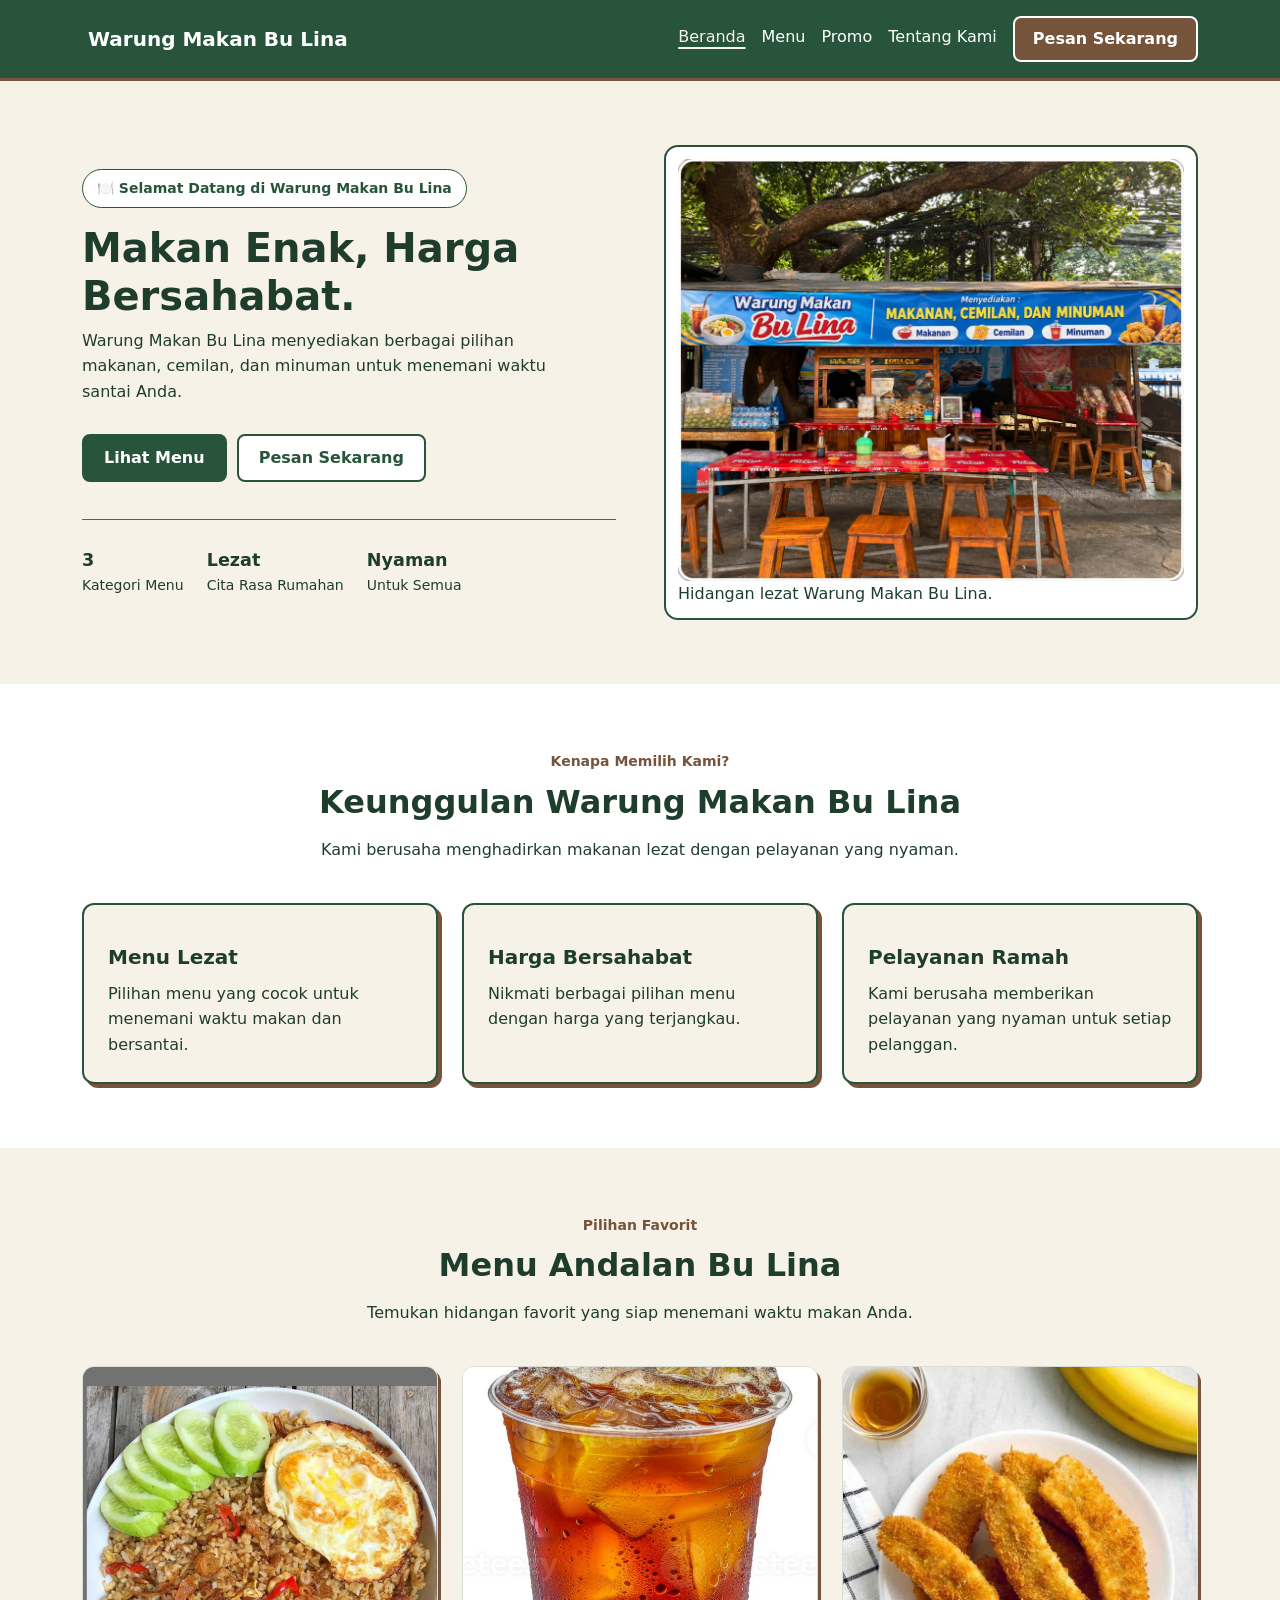
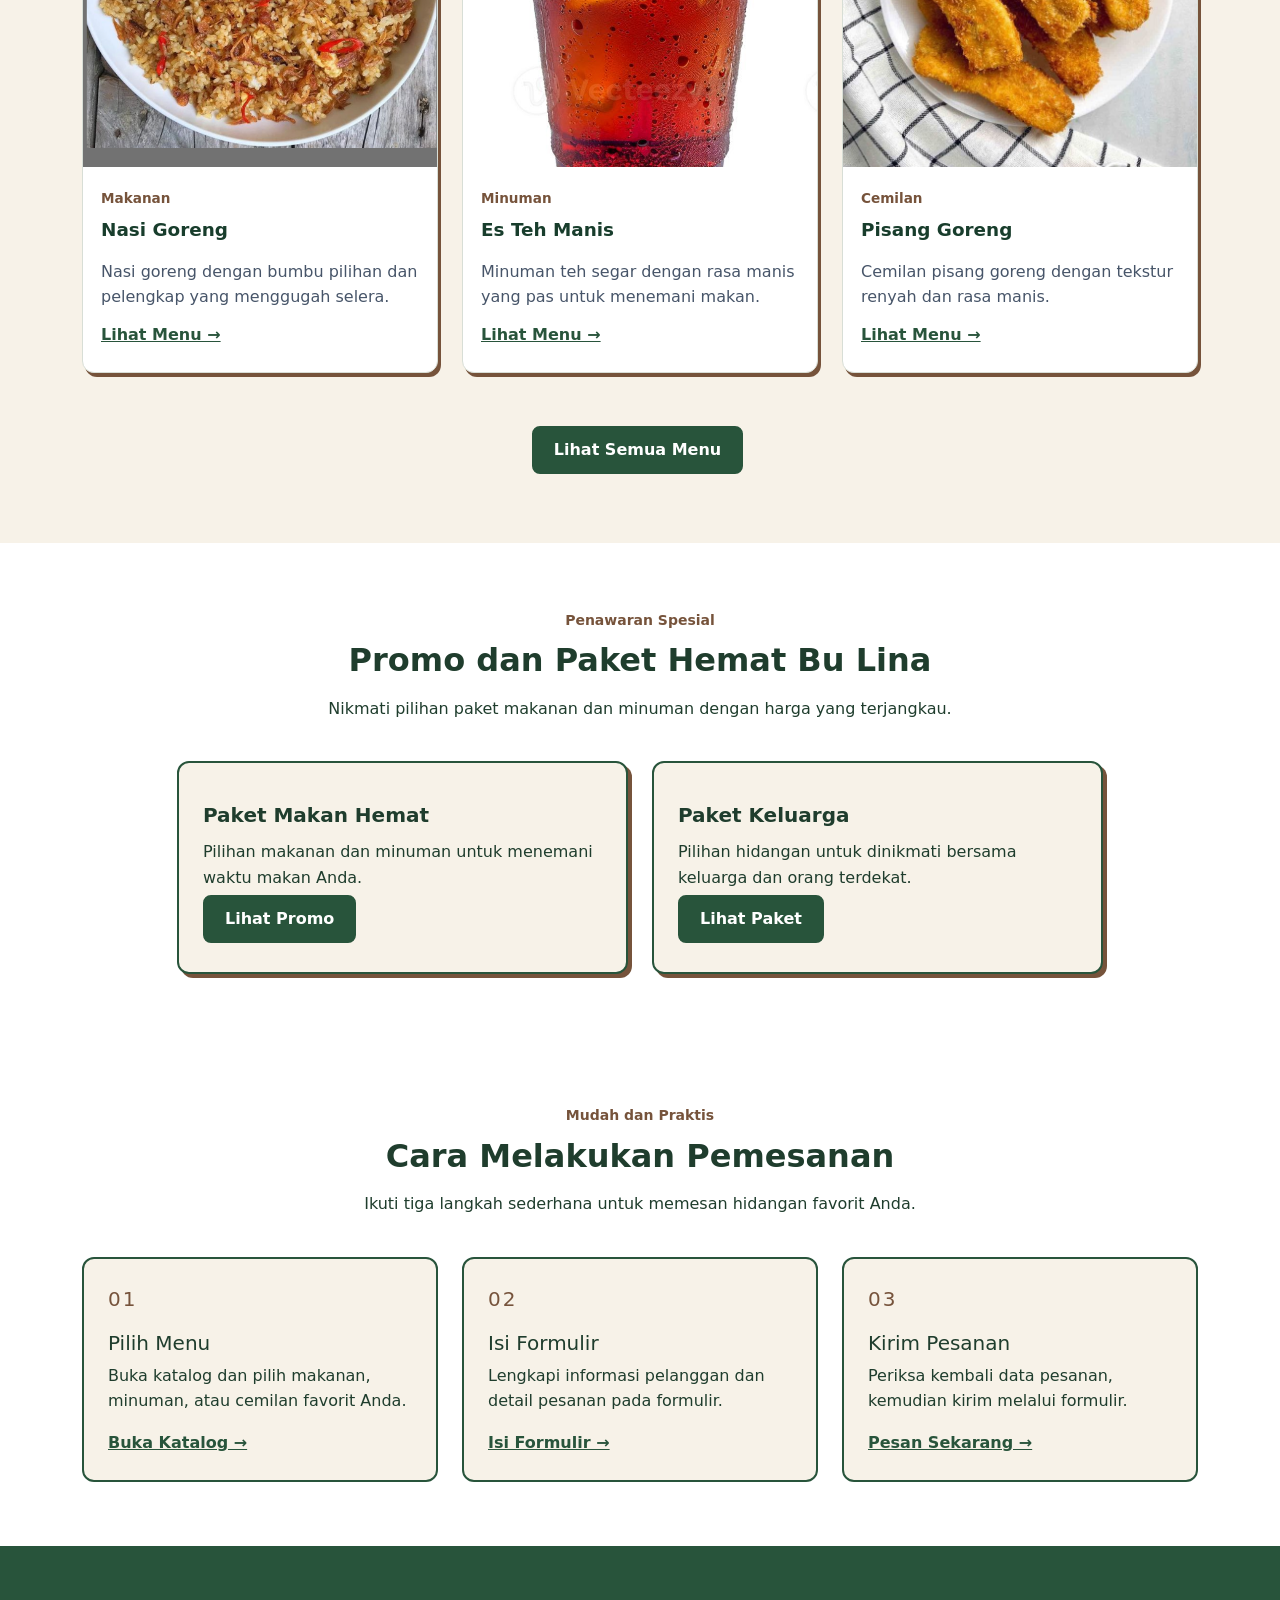
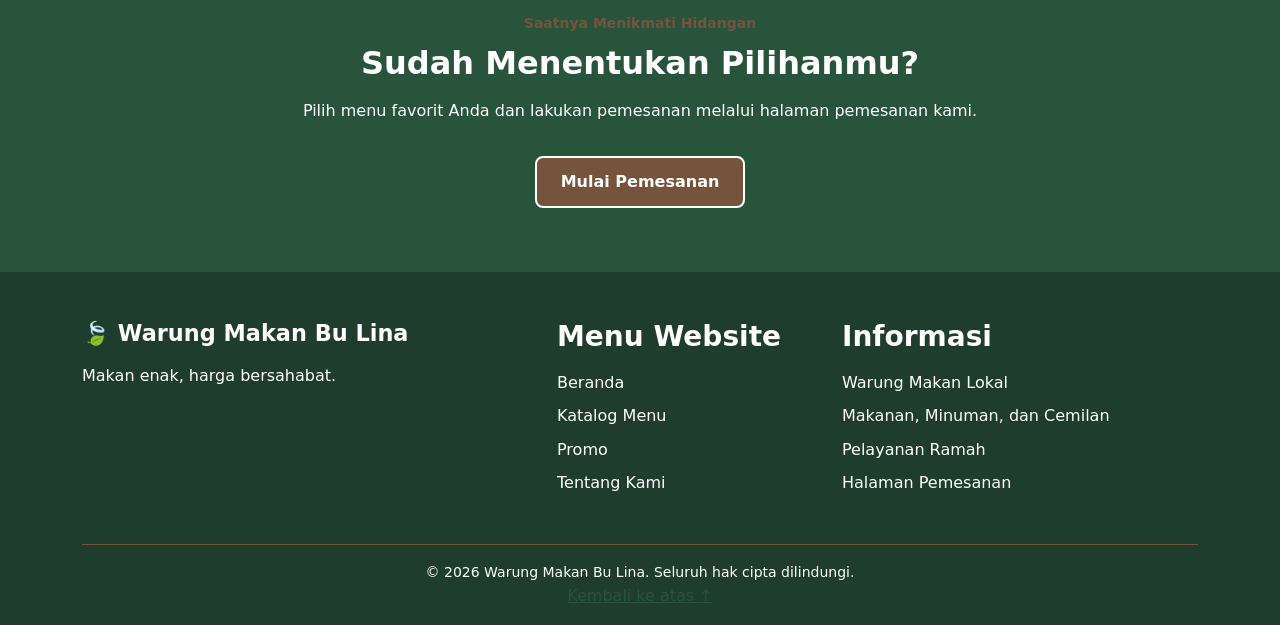
<file: index.html>
<!DOCTYPE html>
<html lang="id">

<head>
    <meta charset="UTF-8">
    <meta name="viewport" content="width=device-width, initial-scale=1.0">

    <meta name="description"
        content="Nikmati aneka makanan rumahan, minuman segar, dan cemilan favorit di Warung Makan Bu Lina. Temukan menu, promo, dan pesan hidangan favorit Anda.">

    <meta property="og:title" content="Warung Makan Bu Lina | Cita Rasa Rumahan">
    <meta property="og:description"
        content="Temukan berbagai pilihan makanan, minuman, dan cemilan favorit di Warung Makan Bu Lina.">
    <meta property="og:type" content="website">

    <title>Warung Makan Bu Lina | Beranda</title>

    <link href="https://cdn.jsdelivr.net/npm/bootstrap@5.3.3/dist/css/bootstrap.min.css" rel="stylesheet">

    <link rel="stylesheet" href="css/style.css">
</head>

<body>

    <a href="#konten-utama" class="skip-link">
        Lewati ke konten utama
    </a>

    <header class="site-header">

        <nav class="navbar navbar-expand-lg navbar-dark" aria-label="Menu utama">

            <div class="container">

                <a class="navbar-brand fw-bold" href="index.html">
                    <span class="brand-icon" aria-hidden="true"></span>
                    Warung Makan Bu Lina
                </a>

                <button class="navbar-toggler" type="button" data-bs-toggle="collapse" data-bs-target="#navbarUtama"
                    aria-controls="navbarUtama" aria-expanded="false" aria-label="Buka navigasi">

                    <span class="navbar-toggler-icon"></span>

                </button>

                <div class="collapse navbar-collapse" id="navbarUtama">

                    <ul class="navbar-nav ms-auto">

                        <li class="nav-item">
                            <a class="nav-link active" href="index.html" aria-current="page">
                                Beranda
                            </a>
                        </li>

                        <li class="nav-item">
                            <a class="nav-link" href="menu.html">
                                Menu
                            </a>
                        </li>

                        <li class="nav-item">
                            <a class="nav-link" href="promo.html">
                                Promo
                            </a>
                        </li>

                        <li class="nav-item">
                            <a class="nav-link" href="tentang.html">
                                Tentang Kami
                            </a>
                        </li>

                        <li class="nav-item">
                            <a class="btn btn-order ms-lg-2" href="pemesanan.html">
                                Pesan Sekarang
                            </a>
                        </li>

                    </ul>

                </div>

            </div>

        </nav>

    </header>

    <main id="konten-utama">

        <!-- HERO SECTION -->
        <section class="hero-section">

            <div class="container">

                <div class="row align-items-center g-5">

                    <div class="col-lg-6">

                        <span class="hero-label">
                            🍽️ Selamat Datang di Warung Makan Bu Lina
                        </span>

                        <h1>
                            Makan Enak,
                            <span>Harga Bersahabat.</span>
                        </h1>

                        <p class="hero-description">
                            Warung Makan Bu Lina menyediakan berbagai
                            pilihan makanan, cemilan, dan minuman
                            untuk menemani waktu santai Anda.
                        </p>

                        <div class="hero-actions">

                            <a href="menu.html" class="btn btn-primary-custom">
                                Lihat Menu
                            </a>

                            <a href="pemesanan.html" class="btn btn-outline-custom">
                                Pesan Sekarang
                            </a>

                        </div>

                        <div class="hero-info">

                            <div>
                                <strong>3</strong>
                                <span>Kategori Menu</span>
                            </div>

                            <div>
                                <strong>Lezat</strong>
                                <span>Cita Rasa Rumahan</span>
                            </div>

                            <div>
                                <strong>Nyaman</strong>
                                <span>Untuk Semua</span>
                            </div>

                        </div>

                    </div>

                    <div class="col-lg-6">

                        <figure class="hero-image-wrapper">

                            <img src="img/SUASANA WARUNG BU LINA.png" class="img-fluid hero-image"
                                alt="Berbagai hidangan Warung Makan Bu Lina">

                            <figcaption>
                                Hidangan lezat Warung Makan Bu Lina.
                            </figcaption>

                        </figure>

                    </div>

                </div>

            </div>

        </section>

        <section class="advantages-section section-padding">

            <div class="container">

                <div class="section-heading text-center">

                    <span class="section-label">
                        Kenapa Memilih Kami?
                    </span>

                    <h2>
                        Keunggulan Warung Makan Bu Lina
                    </h2>

                    <p>
                        Kami berusaha menghadirkan makanan lezat
                        dengan pelayanan yang nyaman.
                    </p>

                </div>

                <div class="row g-4">

                    <div class="col-md-4">

                        <article class="advantage-card">

                            <div class="advantage-icon" aria-hidden="true">
                                
                            </div>

                            <h3>Menu Lezat</h3>

                            <p>
                                Pilihan menu yang cocok untuk
                                menemani waktu makan dan bersantai.
                            </p>

                        </article>

                    </div>

                    <!-- Keunggulan 2 -->
                    <div class="col-md-4">

                        <article class="advantage-card">

                            <div class="advantage-icon" aria-hidden="true">
                                
                            </div>

                            <h3>Harga Bersahabat</h3>

                            <p>
                                Nikmati berbagai pilihan menu
                                dengan harga yang terjangkau.
                            </p>

                        </article>

                    </div>

                    <div class="col-md-4">

                        <article class="advantage-card">

                            <div class="advantage-icon" aria-hidden="true">
                                
                            </div>

                            <h3>Pelayanan Ramah</h3>

                            <p>
                                Kami berusaha memberikan pelayanan
                                yang nyaman untuk setiap pelanggan.
                            </p>

                        </article>

                    </div>

                </div>

            </div>

        </section>

        <!-- MENU FAVORIT -->
        <section class="featured-section section-padding" id="menu-favorit">

            <div class="container">

                <div class="section-heading text-center">

                    <span class="section-label">
                        Pilihan Favorit
                    </span>

                    <h2>Menu Andalan Bu Lina</h2>

                    <p>
                        Temukan hidangan favorit yang siap
                        menemani waktu makan Anda.
                    </p>

                </div>

                <div class="row g-4">

                    <div class="col-md-4">

                        <article class="menu-card">

                            <figure class="mb-0">

                                <img src="img/nasi goreng.png" class="menu-card-image"
                                    alt="Nasi goreng dengan telur dan pelengkap" width="400" height="300"
                                    loading="lazy">

                            </figure>

                            <div class="menu-card-content">

                                <span class="menu-category">
                                    Makanan
                                </span>

                                <h3>Nasi Goreng</h3>

                                <p>
                                    Nasi goreng dengan bumbu pilihan
                                    dan pelengkap yang menggugah selera.
                                </p>

                                <a href="menu.html#makanan" class="menu-link">
                                    Lihat Menu →
                                </a>

                            </div>

                        </article>

                    </div>

                    <div class="col-md-4">

                        <article class="menu-card">

                            <figure class="mb-0">

                                <img src="img/es teh.jpg" class="menu-card-image"
                                    alt="Segelas es teh manis yang menyegarkan" width="400" height="300" loading="lazy">

                            </figure>

                            <div class="menu-card-content">

                                <span class="menu-category">
                                    Minuman
                                </span>

                                <h3>Es Teh Manis</h3>

                                <p>
                                    Minuman teh segar dengan rasa
                                    manis yang pas untuk menemani makan.
                                </p>

                                <a href="menu.html#minuman" class="menu-link">
                                    Lihat Menu →
                                </a>

                            </div>

                        </article>

                    </div>

                    <div class="col-md-4">

                        <article class="menu-card">

                            <figure class="mb-0">

                                <img src="img/pisang goreng.jpg" class="menu-card-image"
                                    alt="Pisang goreng renyah sebagai cemilan" width="400" height="300" loading="lazy">

                            </figure>

                            <div class="menu-card-content">

                                <span class="menu-category">
                                    Cemilan
                                </span>

                                <h3>Pisang Goreng</h3>

                                <p>
                                    Cemilan pisang goreng dengan
                                    tekstur renyah dan rasa manis.
                                </p>

                                <a href="menu.html#cemilan" class="menu-link">
                                    Lihat Menu →
                                </a>

                            </div>

                        </article>

                    </div>

                </div>

                <div class="text-center mt-5">

                    <a href="menu.html" class="btn btn-primary-custom">
                        Lihat Semua Menu
                    </a>

                </div>

            </div>

        </section>

        <!-- PROMO -->
        <section class="advantages-section section-padding" id="promo-unggulan">

            <div class="container">

                <div class="section-heading text-center">

                    <span class="section-label">
                        Penawaran Spesial
                    </span>

                    <h2>Promo dan Paket Hemat Bu Lina</h2>

                    <p>
                        Nikmati pilihan paket makanan dan minuman
                        dengan harga yang terjangkau.
                    </p>

                </div>

                <div class="row justify-content-center g-4">

                    <div class="col-md-6 col-lg-5">

                        <article class="advantage-card">

                            <div class="advantage-icon" aria-hidden="true">
                                
                            </div>

                            <h3>Paket Makan Hemat</h3>

                            <p>
                                Pilihan makanan dan minuman
                                untuk menemani waktu makan Anda.
                            </p>

                            <a href="promo.html" class="btn btn-primary-custom">
                                Lihat Promo
                            </a>

                        </article>

                    </div>

                    <div class="col-md-6 col-lg-5">

                        <article class="advantage-card">

                            <div class="advantage-icon" aria-hidden="true">
                                
                            </div>

                            <h3>Paket Keluarga</h3>

                            <p>
                                Pilihan hidangan untuk dinikmati
                                bersama keluarga dan orang terdekat.
                            </p>

                            <a href="promo.html" class="btn btn-primary-custom">
                                Lihat Paket
                            </a>

                        </article>

                    </div>

                </div>

            </div>

        </section>

        <!-- CARA PEMESANAN -->
        <section class="testimonial-section section-padding" id="cara-pesan">

            <div class="container">

                <div class="section-heading text-center">

                    <span class="section-label">
                        Mudah dan Praktis
                    </span>

                    <h2>Cara Melakukan Pemesanan</h2>

                    <p>
                        Ikuti tiga langkah sederhana untuk
                        memesan hidangan favorit Anda.
                    </p>

                </div>

                <div class="row g-4">

                    <div class="col-md-4">

                        <article class="testimonial-card">

                            <div class="testimonial-stars" aria-hidden="true">
                                01
                            </div>

                            <h3 class="h5">
                                Pilih Menu
                            </h3>

                            <p>
                                Buka katalog dan pilih makanan,
                                minuman, atau cemilan favorit Anda.
                            </p>

                            <a href="menu.html" class="menu-link">
                                Buka Katalog →
                            </a>

                        </article>

                    </div>

                    <div class="col-md-4">

                        <article class="testimonial-card">

                            <div class="testimonial-stars" aria-hidden="true">
                                02
                            </div>

                            <h3 class="h5">
                                Isi Formulir
                            </h3>

                            <p>
                                Lengkapi informasi pelanggan
                                dan detail pesanan pada formulir.
                            </p>

                            <a href="pemesanan.html" class="menu-link">
                                Isi Formulir →
                            </a>

                        </article>

                    </div>

                    <div class="col-md-4">

                        <article class="testimonial-card">

                            <div class="testimonial-stars" aria-hidden="true">
                                03
                            </div>

                            <h3 class="h5">
                                Kirim Pesanan
                            </h3>

                            <p>
                                Periksa kembali data pesanan,
                                kemudian kirim melalui formulir.
                            </p>

                            <a href="pemesanan.html" class="menu-link">
                                Pesan Sekarang →
                            </a>

                        </article>

                    </div>

                </div>

            </div>

        </section>

        <!-- CTA -->
        <section class="cta-section">

            <div class="container">

                <div class="cta-content text-center">

                    <span class="section-label">
                        Saatnya Menikmati Hidangan
                    </span>

                    <h2>
                        Sudah Menentukan Pilihanmu?
                    </h2>

                    <p>
                        Pilih menu favorit Anda dan lakukan pemesanan
                        melalui halaman pemesanan kami.
                    </p>

                    <a href="pemesanan.html" class="btn btn-cta">
                        Mulai Pemesanan
                    </a>

                </div>

            </div>

        </section>

    </main>

    <!-- FOOTER -->
    <footer class="site-footer">

        <div class="container">

            <div class="row g-4">

                <div class="col-md-5">

                    <h2 class="footer-brand">
                        🍃 Warung Makan Bu Lina
                    </h2>

                    <p>
                        Makan enak, harga bersahabat.
                    </p>

                </div>

                <div class="col-md-3">

                    <h3>Menu Website</h3>

                    <ul class="footer-links">

                        <li>
                            <a href="index.html">Beranda</a>
                        </li>

                        <li>
                            <a href="menu.html">Katalog Menu</a>
                        </li>

                        <li>
                            <a href="promo.html">Promo</a>
                        </li>

                        <li>
                            <a href="tentang.html">Tentang Kami</a>
                        </li>

                    </ul>

                </div>

                <div class="col-md-4">

                    <h3>Informasi</h3>

                    <ul class="footer-links">

                        <li>Warung Makan Lokal</li>

                        <li>Makanan, Minuman, dan Cemilan</li>

                        <li>Pelayanan Ramah</li>

                        <li>
                            <a href="pemesanan.html">
                                Halaman Pemesanan
                            </a>
                        </li>

                    </ul>

                </div>

            </div>

            <div class="footer-bottom">

                <p>
                    &copy; 2026 Warung Makan Bu Lina.
                    Seluruh hak cipta dilindungi.
                </p>

                <a href="#konten-utama">
                    Kembali ke atas ↑
                </a>

            </div>

        </div>

    </footer>

    <script src="https://cdn.jsdelivr.net/npm/bootstrap@5.3.3/dist/js/bootstrap.bundle.min.js"></script>

</body>

</html>
</file>
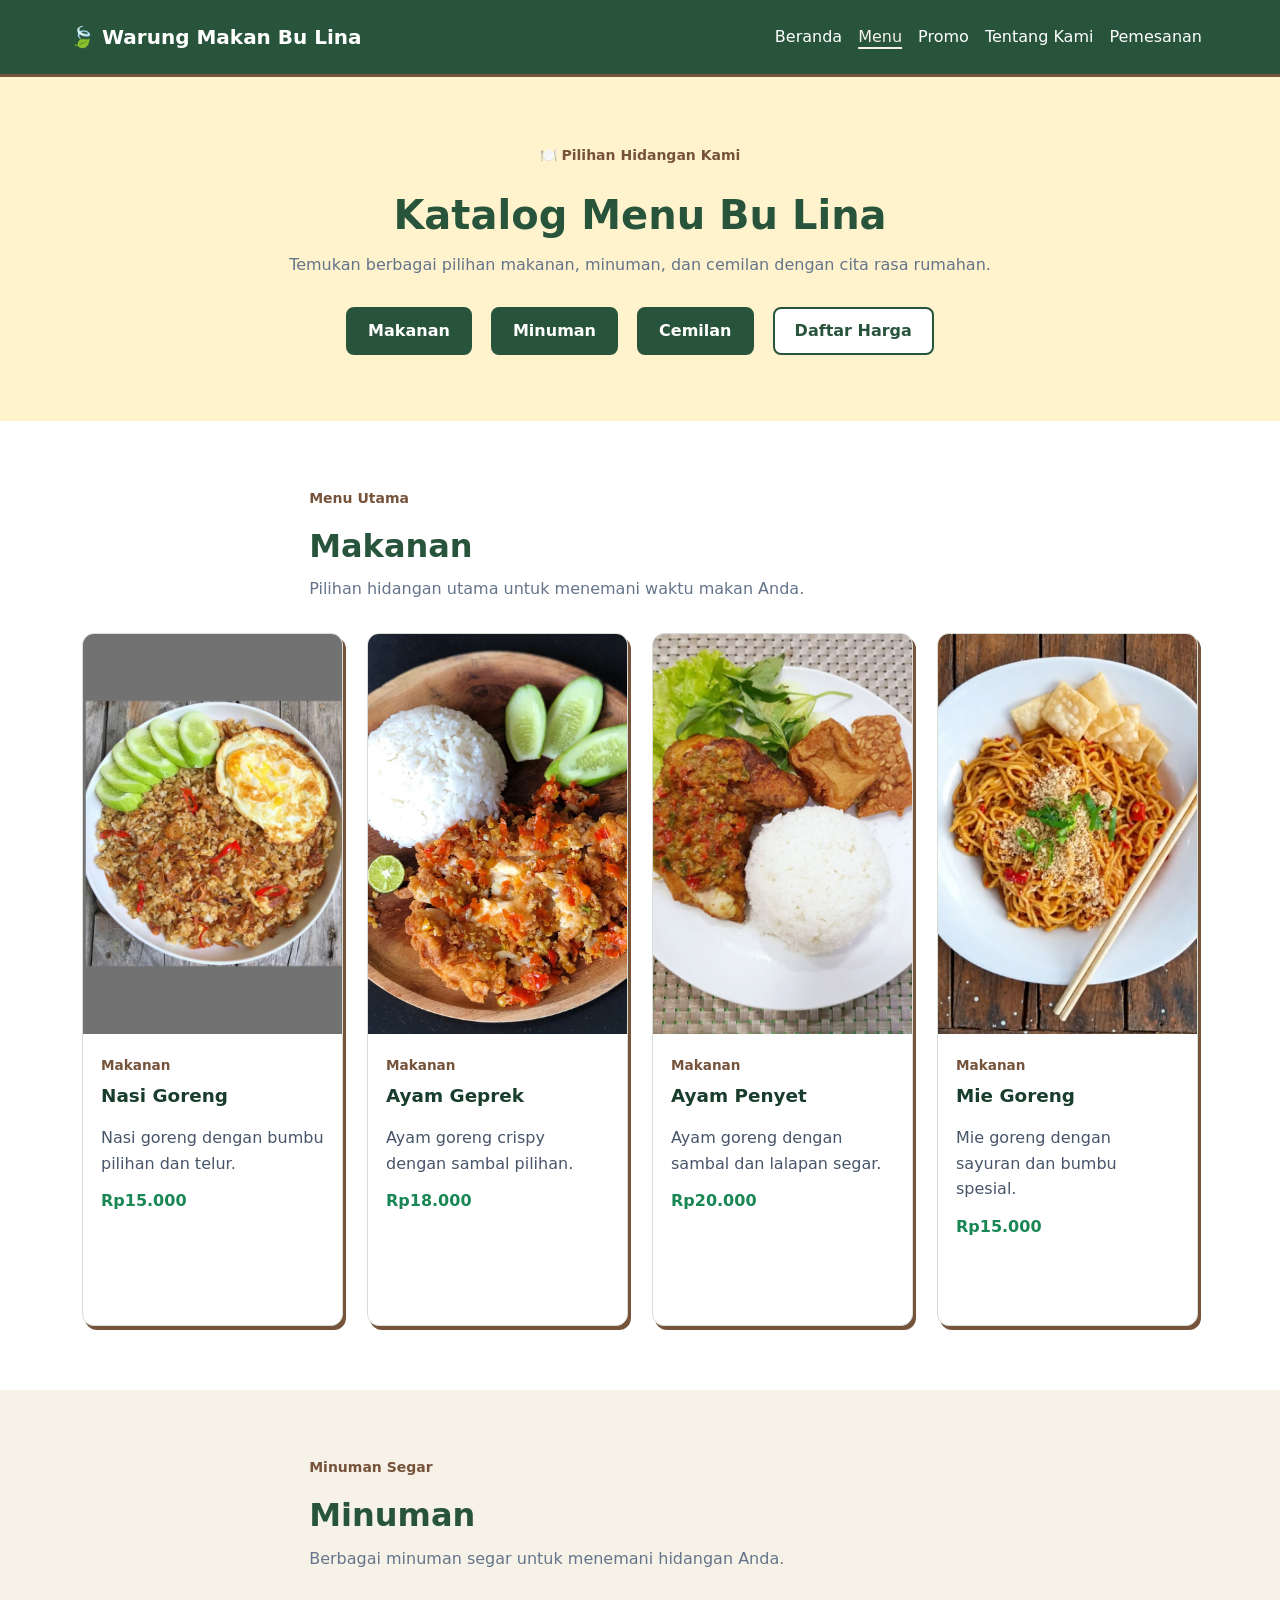
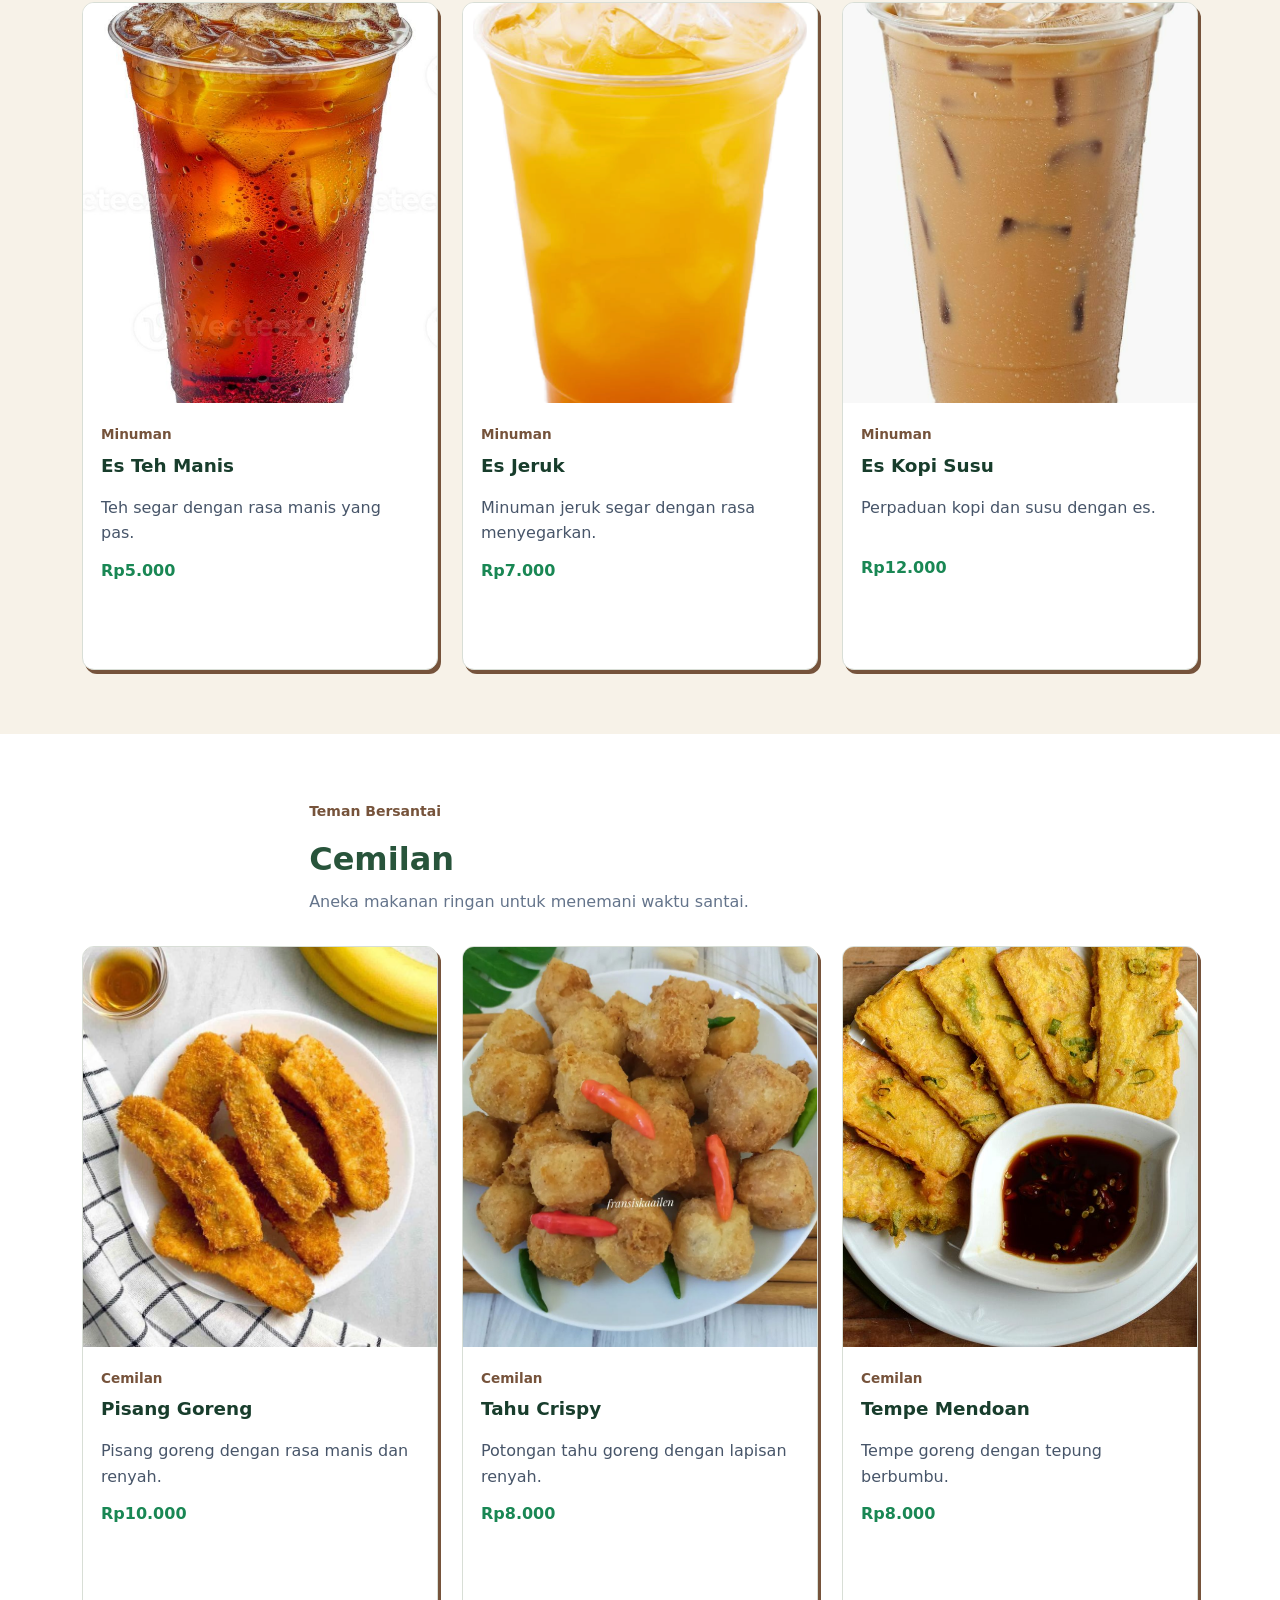
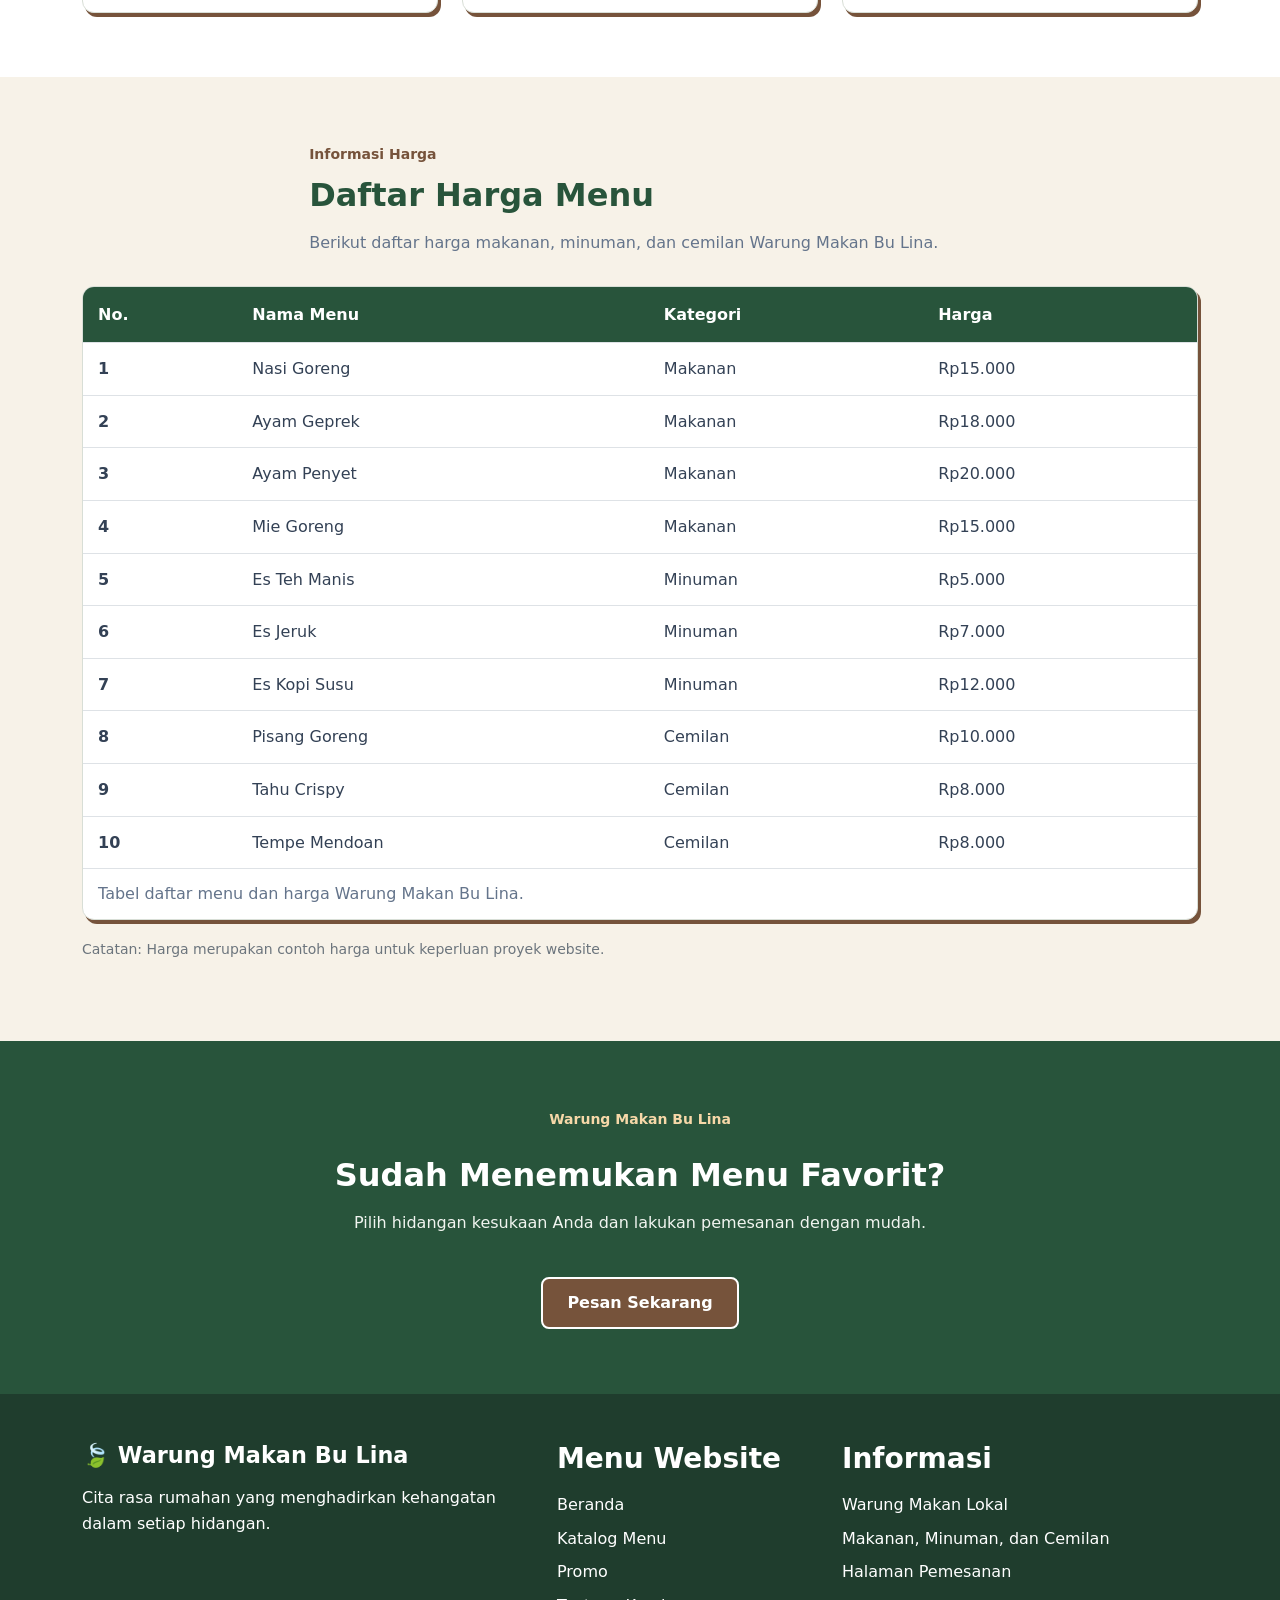
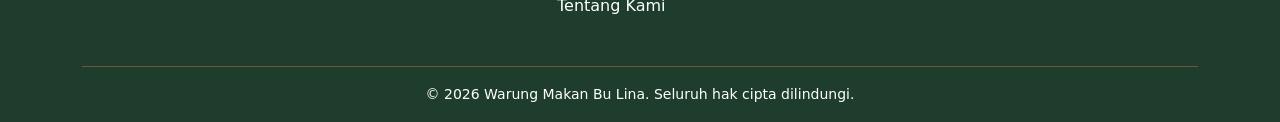
<file: menu.html>
<!DOCTYPE html>
<html lang="id">

<head>
    <meta charset="UTF-8">
    <meta name="viewport" content="width=device-width, initial-scale=1.0">

    <meta name="description"
        content="Lihat katalog makanan, minuman, dan cemilan Warung Makan Bu Lina beserta daftar harga menu.">

    <title>Katalog Menu - Warung Makan Bu Lina</title>

    <link href="https://cdn.jsdelivr.net/npm/bootstrap@5.3.3/dist/css/bootstrap.min.css" rel="stylesheet">

    <link rel="stylesheet" href="css/style.css">
</head>

<body>

    <a href="#konten-utama" class="skip-link">
        Lewati ke konten utama
    </a>

    <!-- HEADER -->
    <header class="site-header">

        <nav class="navbar navbar-expand-lg navbar-dark container" aria-label="Menu utama">

            <a class="navbar-brand fw-bold" href="index.html">
                🍃 Warung Makan Bu Lina
            </a>

            <button class="navbar-toggler" type="button" data-bs-toggle="collapse" data-bs-target="#navbarMenu"
                aria-controls="navbarMenu" aria-expanded="false" aria-label="Buka navigasi">

                <span class="navbar-toggler-icon"></span>
            </button>

            <div class="collapse navbar-collapse" id="navbarMenu">

                <ul class="navbar-nav ms-auto">

                    <li class="nav-item">
                        <a class="nav-link" href="index.html">
                            Beranda
                        </a>
                    </li>

                    <li class="nav-item">
                        <a class="nav-link active" href="menu.html" aria-current="page">
                            Menu
                        </a>
                    </li>

                    <li class="nav-item">
                        <a class="nav-link" href="promo.html">
                            Promo
                        </a>
                    </li>

                    <li class="nav-item">
                        <a class="nav-link" href="tentang.html">
                            Tentang Kami
                        </a>
                    </li>

                    <li class="nav-item">
                        <a class="nav-link" href="pemesanan.html">
                            Pemesanan
                        </a>
                    </li>

                </ul>

            </div>

        </nav>

    </header>

    <main id="konten-utama">

        <section class="menu-page-hero">

            <div class="container text-center">

                <span class="section-label">
                    🍽️ Pilihan Hidangan Kami
                </span>

                <h1>
                    Katalog Menu Bu Lina
                </h1>

                <p>
                    Temukan berbagai pilihan makanan, minuman,
                    dan cemilan dengan cita rasa rumahan.
                </p>

                <nav aria-label="Navigasi kategori menu">

                    <ul class="list-inline menu-category-nav">

                        <li class="list-inline-item">
                            <a href="#makanan" class="btn btn-primary-custom">
                                Makanan
                            </a>
                        </li>

                        <li class="list-inline-item">
                            <a href="#minuman" class="btn btn-primary-custom">
                                Minuman
                            </a>
                        </li>

                        <li class="list-inline-item">
                            <a href="#cemilan" class="btn btn-primary-custom">
                                Cemilan
                            </a>
                        </li>

                        <li class="list-inline-item">
                            <a href="#daftar-harga" class="btn btn-outline-custom">
                                Daftar Harga
                            </a>
                        </li>

                    </ul>

                </nav>

            </div>

        </section>

        <!-- KATEGORI MAKANAN -->
        <section id="makanan" class="menu-category-section section-padding">

            <div class="container">

                <div class="section-heading">

                    <span class="section-label">
                        Menu Utama
                    </span>

                    <h2>Makanan</h2>

                    <p>
                        Pilihan hidangan utama untuk menemani waktu makan Anda.
                    </p>

                </div>

                <div class="row g-4">

                    <div class="col-md-6 col-lg-3">

                        <article class="menu-card h-100">

                            <img src="img/nasi goreng.png" class="menu-card-image"
                                alt="Nasi goreng dengan telur dan pelengkap" width="400" height="250" loading="lazy">

                            <div class="menu-card-content">

                                <span class="menu-category">
                                    Makanan
                                </span>

                                <h3>Nasi Goreng</h3>

                                <p>
                                    Nasi goreng dengan bumbu pilihan
                                    dan telur.
                                </p>

                                <p class="menu-price">
                                    Rp15.000
                                </p>

                            </div>

                        </article>

                    </div>

                    <div class="col-md-6 col-lg-3">

                        <article class="menu-card h-100">

                            <img src="img/ayam geprek.jpg" class="menu-card-image"
                                alt="Ayam geprek dengan sambal dan nasi" width="400" height="250" loading="lazy">

                            <div class="menu-card-content">

                                <span class="menu-category">
                                    Makanan
                                </span>

                                <h3>Ayam Geprek</h3>

                                <p>
                                    Ayam goreng crispy dengan
                                    sambal pilihan.
                                </p>

                                <p class="menu-price">
                                    Rp18.000
                                </p>

                            </div>

                        </article>

                    </div>

                    <div class="col-md-6 col-lg-3">

                        <article class="menu-card h-100">

                            <img src="img/ayam penyet.jpg" class="menu-card-image"
                                alt="Ayam penyet dengan sambal dan lalapan" width="400" height="250" loading="lazy">

                            <div class="menu-card-content">

                                <span class="menu-category">
                                    Makanan
                                </span>

                                <h3>Ayam Penyet</h3>

                                <p>
                                    Ayam goreng dengan sambal
                                    dan lalapan segar.
                                </p>

                                <p class="menu-price">
                                    Rp20.000
                                </p>

                            </div>

                        </article>

                    </div>

                    <div class="col-md-6 col-lg-3">

                        <article class="menu-card h-100">

                            <img src="img/mie goreng.jpg" class="menu-card-image"
                                alt="Mie goreng dengan sayuran dan telur" width="400" height="250" loading="lazy">

                            <div class="menu-card-content">

                                <span class="menu-category">
                                    Makanan
                                </span>

                                <h3>Mie Goreng</h3>

                                <p>
                                    Mie goreng dengan sayuran
                                    dan bumbu spesial.
                                </p>

                                <p class="menu-price">
                                    Rp15.000
                                </p>

                            </div>

                        </article>

                    </div>

                </div>

            </div>

        </section>

        <!-- KATEGORI MINUMAN -->
        <section id="minuman" class="menu-category-section section-padding menu-section-cream">

            <div class="container">

                <div class="section-heading">

                    <span class="section-label">
                        Minuman Segar
                    </span>

                    <h2>Minuman</h2>

                    <p>
                        Berbagai minuman segar untuk menemani hidangan Anda.
                    </p>

                </div>

                <div class="row g-4">

                    <div class="col-md-6 col-lg-4">

                        <article class="menu-card h-100">

                            <img src="img/es teh.jpg" class="menu-card-image" alt="Es teh manis dalam gelas" width="400"
                                height="250" loading="lazy">

                            <div class="menu-card-content">

                                <span class="menu-category">
                                    Minuman
                                </span>

                                <h3>Es Teh Manis</h3>

                                <p>
                                    Teh segar dengan rasa manis
                                    yang pas.
                                </p>

                                <p class="menu-price">
                                    Rp5.000
                                </p>

                            </div>

                        </article>

                    </div>

                    <div class="col-md-6 col-lg-4">

                        <article class="menu-card h-100">

                            <img src="img/es jeruk.png" class="menu-card-image"
                                alt="Es jeruk segar dengan potongan jeruk" width="400" height="250" loading="lazy">

                            <div class="menu-card-content">

                                <span class="menu-category">
                                    Minuman
                                </span>

                                <h3>Es Jeruk</h3>

                                <p>
                                    Minuman jeruk segar dengan
                                    rasa menyegarkan.
                                </p>

                                <p class="menu-price">
                                    Rp7.000
                                </p>

                            </div>

                        </article>

                    </div>

                    <div class="col-md-6 col-lg-4">

                        <article class="menu-card h-100">

                            <img src="img/es kopi susu.jpg" class="menu-card-image" alt="Es kopi susu dalam gelas"
                                width="400" height="250" loading="lazy">

                            <div class="menu-card-content">

                                <span class="menu-category">
                                    Minuman
                                </span>

                                <h3>Es Kopi Susu</h3>

                                <p>
                                    Perpaduan kopi dan susu
                                    dengan es.
                                </p>

                                <p class="menu-price">
                                    Rp12.000
                                </p>

                            </div>

                        </article>

                    </div>

                </div>

            </div>

        </section>

        <!-- KATEGORI CEMILAN -->
        <section id="cemilan" class="menu-category-section section-padding">

            <div class="container">

                <div class="section-heading">

                    <span class="section-label">
                        Teman Bersantai
                    </span>

                    <h2>Cemilan</h2>

                    <p>
                        Aneka makanan ringan untuk menemani waktu santai.
                    </p>

                </div>

                <div class="row g-4">

                    <div class="col-md-6 col-lg-4">

                        <article class="menu-card h-100">

                            <img src="img/pisang goreng.jpg" class="menu-card-image"
                                alt="Pisang goreng dengan tekstur renyah" width="400" height="250" loading="lazy">

                            <div class="menu-card-content">

                                <span class="menu-category">
                                    Cemilan
                                </span>

                                <h3>Pisang Goreng</h3>

                                <p>
                                    Pisang goreng dengan rasa
                                    manis dan renyah.
                                </p>

                                <p class="menu-price">
                                    Rp10.000
                                </p>

                            </div>

                        </article>

                    </div>

                    <div class="col-md-6 col-lg-4">

                        <article class="menu-card h-100">

                            <img src="img/tahu crispy.jpg" class="menu-card-image"
                                alt="Tahu crispy dengan tekstur renyah" width="400" height="250" loading="lazy">

                            <div class="menu-card-content">

                                <span class="menu-category">
                                    Cemilan
                                </span>

                                <h3>Tahu Crispy</h3>

                                <p>
                                    Potongan tahu goreng dengan
                                    lapisan renyah.
                                </p>

                                <p class="menu-price">
                                    Rp8.000
                                </p>

                            </div>

                        </article>

                    </div>

                    <div class="col-md-6 col-lg-4">

                        <article class="menu-card h-100">

                            <img src="img/tempe mendoan.jpg" class="menu-card-image"
                                alt="Tempe mendoan dengan sambal kecap" width="400" height="250" loading="lazy">

                            <div class="menu-card-content">

                                <span class="menu-category">
                                    Cemilan
                                </span>

                                <h3>Tempe Mendoan</h3>

                                <p>
                                    Tempe goreng dengan tepung
                                    berbumbu.
                                </p>

                                <p class="menu-price">
                                    Rp8.000
                                </p>

                            </div>

                        </article>

                    </div>

                </div>

            </div>

        </section>

        <!-- DAFTAR HARGA -->
        <section id="daftar-harga" class="menu-price-section section-padding menu-section-cream">

            <div class="container">

                <div class="section-heading">

                    <span class="section-label">
                        Informasi Harga
                    </span>

                    <h2>Daftar Harga Menu</h2>

                    <p>
                        Berikut daftar harga makanan, minuman,
                        dan cemilan Warung Makan Bu Lina.
                    </p>

                </div>

                <div class="menu-table-wrapper">

                    <div class="table-responsive">

                        <table class="table table-hover menu-price-table">

                            <caption>
                                Tabel daftar menu dan harga
                                Warung Makan Bu Lina.
                            </caption>

                            <thead>

                                <tr>
                                    <th scope="col">No.</th>
                                    <th scope="col">Nama Menu</th>
                                    <th scope="col">Kategori</th>
                                    <th scope="col">Harga</th>
                                </tr>

                            </thead>

                            <tbody>

                                <tr>
                                    <th scope="row">1</th>
                                    <td>Nasi Goreng</td>
                                    <td>Makanan</td>
                                    <td>Rp15.000</td>
                                </tr>

                                <tr>
                                    <th scope="row">2</th>
                                    <td>Ayam Geprek</td>
                                    <td>Makanan</td>
                                    <td>Rp18.000</td>
                                </tr>

                                <tr>
                                    <th scope="row">3</th>
                                    <td>Ayam Penyet</td>
                                    <td>Makanan</td>
                                    <td>Rp20.000</td>
                                </tr>

                                <tr>
                                    <th scope="row">4</th>
                                    <td>Mie Goreng</td>
                                    <td>Makanan</td>
                                    <td>Rp15.000</td>
                                </tr>

                                <tr>
                                    <th scope="row">5</th>
                                    <td>Es Teh Manis</td>
                                    <td>Minuman</td>
                                    <td>Rp5.000</td>
                                </tr>

                                <tr>
                                    <th scope="row">6</th>
                                    <td>Es Jeruk</td>
                                    <td>Minuman</td>
                                    <td>Rp7.000</td>
                                </tr>

                                <tr>
                                    <th scope="row">7</th>
                                    <td>Es Kopi Susu</td>
                                    <td>Minuman</td>
                                    <td>Rp12.000</td>
                                </tr>

                                <tr>
                                    <th scope="row">8</th>
                                    <td>Pisang Goreng</td>
                                    <td>Cemilan</td>
                                    <td>Rp10.000</td>
                                </tr>

                                <tr>
                                    <th scope="row">9</th>
                                    <td>Tahu Crispy</td>
                                    <td>Cemilan</td>
                                    <td>Rp8.000</td>
                                </tr>

                                <tr>
                                    <th scope="row">10</th>
                                    <td>Tempe Mendoan</td>
                                    <td>Cemilan</td>
                                    <td>Rp8.000</td>
                                </tr>

                            </tbody>

                        </table>

                    </div>

                </div>

                <p class="text-secondary mt-3">
                    <small>
                        Catatan: Harga merupakan contoh harga
                        untuk keperluan proyek website.
                    </small>
                </p>

            </div>

        </section>

        <!-- CTA PEMESANAN -->
        <section class="menu-order-section">

            <div class="container">

                <div class="cta-content text-center">

                    <span class="section-label">
                        Warung Makan Bu Lina
                    </span>

                    <h2>
                        Sudah Menemukan Menu Favorit?
                    </h2>

                    <p>
                        Pilih hidangan kesukaan Anda dan
                        lakukan pemesanan dengan mudah.
                    </p>

                    <a href="pemesanan.html" class="btn btn-cta">
                        Pesan Sekarang
                    </a>

                </div>

            </div>

        </section>

    </main>

    <!-- FOOTER -->
    <footer class="site-footer">

        <div class="container">

            <div class="row g-4">

                <div class="col-md-5">

                    <h2 class="footer-brand">
                        🍃 Warung Makan Bu Lina
                    </h2>

                    <p>
                        Cita rasa rumahan yang menghadirkan
                        kehangatan dalam setiap hidangan.
                    </p>

                </div>

                <div class="col-md-3">

                    <h3>Menu Website</h3>

                    <ul class="footer-links">

                        <li>
                            <a href="index.html">Beranda</a>
                        </li>

                        <li>
                            <a href="menu.html">Katalog Menu</a>
                        </li>

                        <li>
                            <a href="promo.html">Promo</a>
                        </li>

                        <li>
                            <a href="tentang.html">Tentang Kami</a>
                        </li>

                    </ul>

                </div>

                <div class="col-md-4">

                    <h3>Informasi</h3>

                    <ul class="footer-links">

                        <li>Warung Makan Lokal</li>

                        <li>Makanan, Minuman, dan Cemilan</li>

                        <li>
                            <a href="pemesanan.html">
                                Halaman Pemesanan
                            </a>
                        </li>

                    </ul>

                </div>

            </div>

            <div class="footer-bottom">

                <p>
                    &copy; 2026 Warung Makan Bu Lina.
                    Seluruh hak cipta dilindungi.
                </p>

            </div>

        </div>

    </footer>

    <script src="https://cdn.jsdelivr.net/npm/bootstrap@5.3.3/dist/js/bootstrap.bundle.min.js"></script>

</body>

</html>
</file>
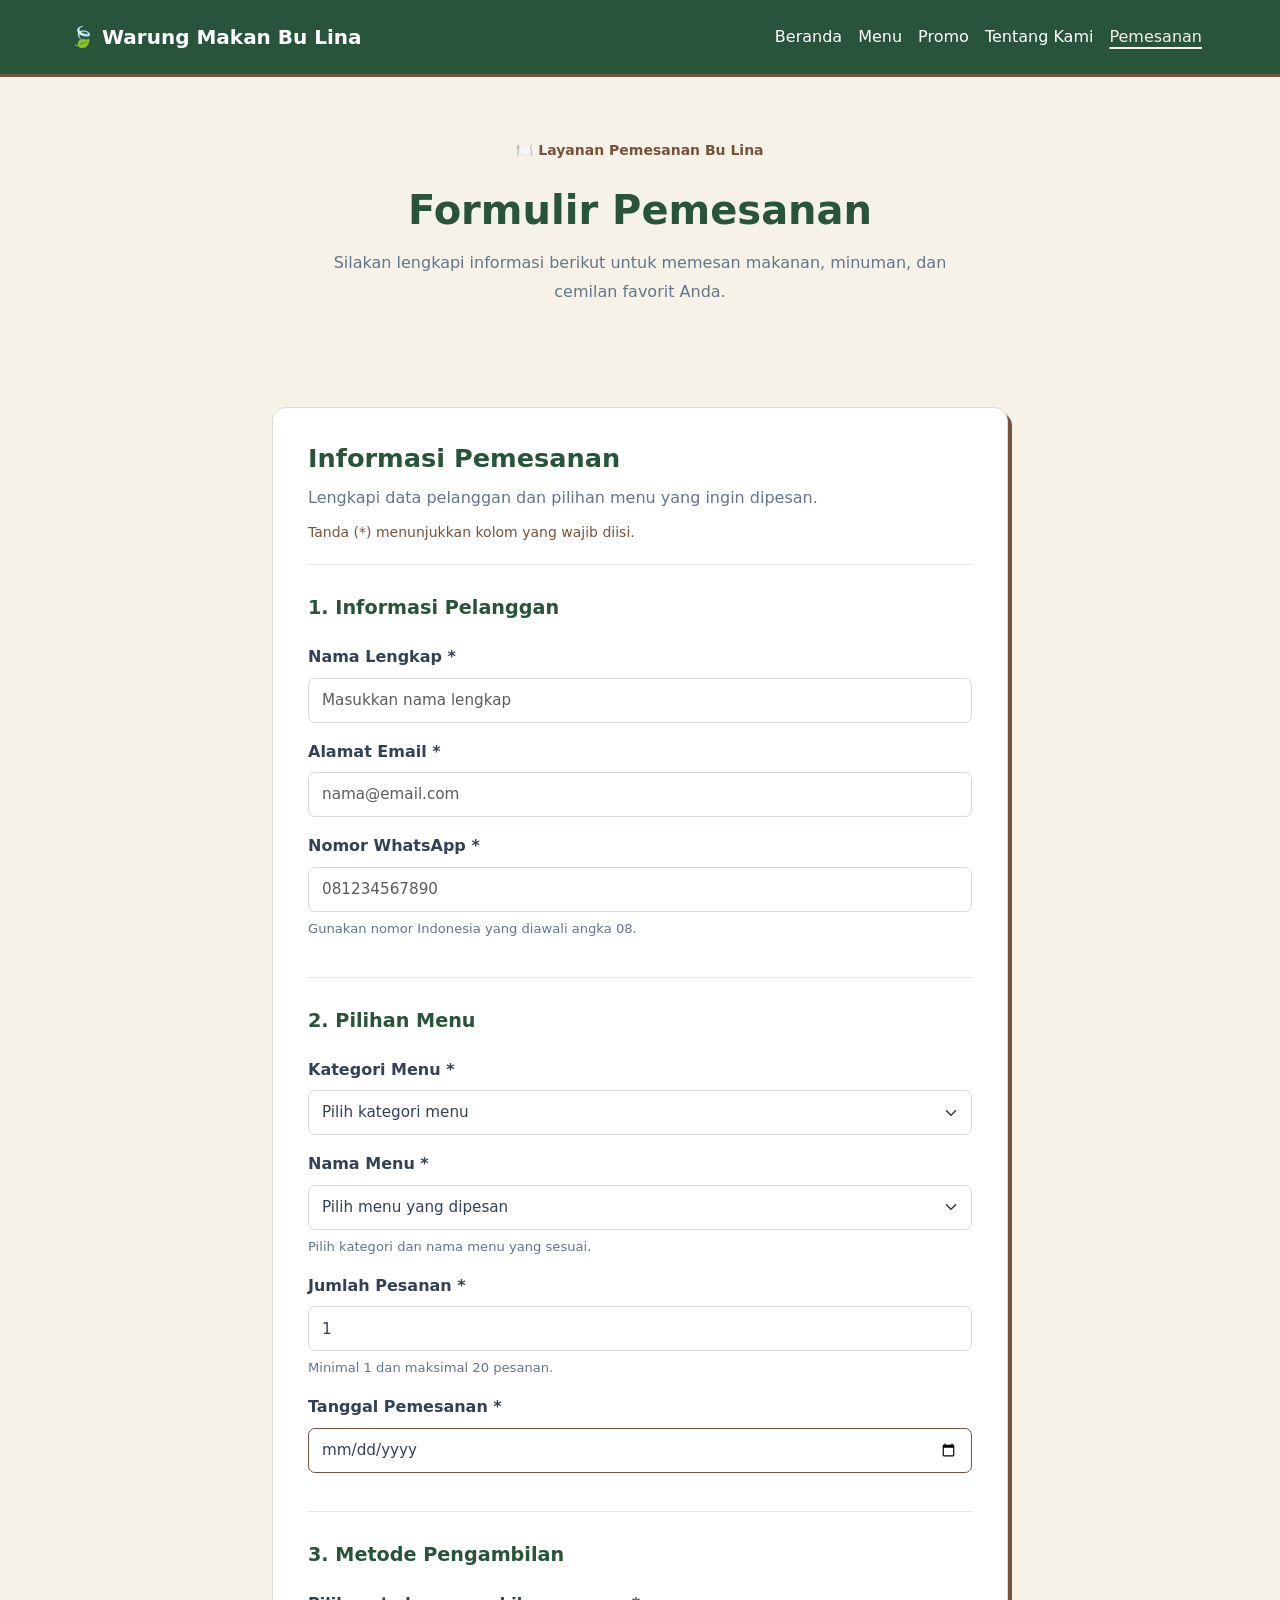
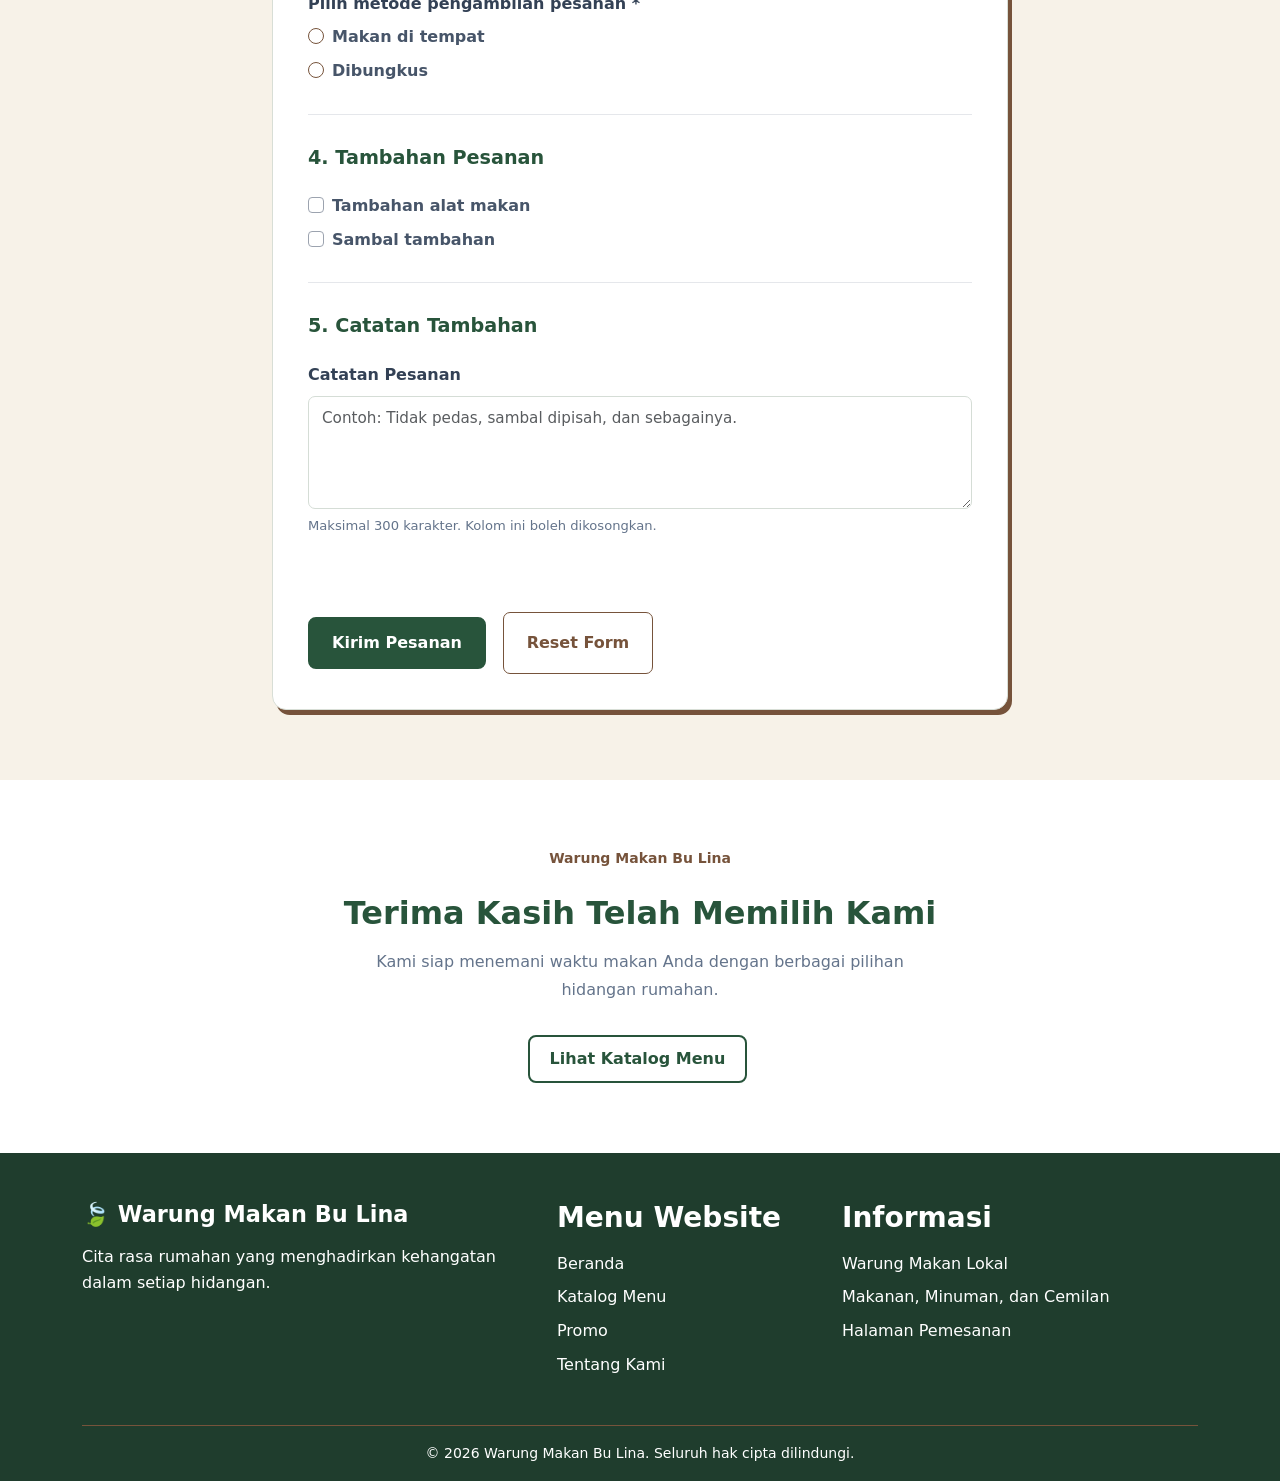
<file: pemesanan.html>
<!DOCTYPE html>
<html lang="id">

<head>
    <meta charset="UTF-8">
    <meta name="viewport" content="width=device-width, initial-scale=1.0">

    <meta name="description" content="Pesan makanan, minuman, dan cemilan favorit Anda melalui formulir pemesanan Warung Makan Bu Lina.">

    <title>Pemesanan - Warung Makan Bu Lina</title>

    <link href="https://cdn.jsdelivr.net/npm/bootstrap@5.3.3/dist/css/bootstrap.min.css" rel="stylesheet">

    <link rel="stylesheet" href="css/style.css">
</head>

<body>

    <a href="#konten-utama" class="skip-link">
        Lewati ke konten utama
    </a>


    <!-- HEADER -->
    <header class="site-header">

        <nav class="navbar navbar-expand-lg navbar-dark container"
            aria-label="Menu utama">

            <a class="navbar-brand fw-bold" href="index.html">
                🍃 Warung Makan Bu Lina
            </a>

            <button
                class="navbar-toggler"
                type="button"
                data-bs-toggle="collapse"
                data-bs-target="#navbarMenu"
                aria-controls="navbarMenu"
                aria-expanded="false"
                aria-label="Buka navigasi">

                <span class="navbar-toggler-icon"></span>
            </button>

            <div class="collapse navbar-collapse" id="navbarMenu">

                <ul class="navbar-nav ms-auto">

                    <li class="nav-item">
                        <a class="nav-link" href="index.html">
                            Beranda
                        </a>
                    </li>

                    <li class="nav-item">
                        <a class="nav-link" href="menu.html">
                            Menu
                        </a>
                    </li>

                    <li class="nav-item">
                        <a class="nav-link" href="promo.html">
                            Promo
                        </a>
                    </li>

                    <li class="nav-item">
                        <a class="nav-link" href="tentang.html">
                            Tentang Kami
                        </a>
                    </li>

                    <li class="nav-item">
                        <a class="nav-link active"
                            href="pemesanan.html"
                            aria-current="page">
                            Pemesanan
                        </a>
                    </li>

                </ul>

            </div>

        </nav>

    </header>


    <main id="konten-utama">


        <section class="order-hero">

            <div class="container text-center">

                <span class="section-label">
                    🍽️ Layanan Pemesanan Bu Lina
                </span>

                <h1>
                    Formulir Pemesanan
                </h1>

                <p>
                    Silakan lengkapi informasi berikut untuk
                    memesan makanan, minuman, dan cemilan
                    favorit Anda.
                </p>

            </div>

        </section>


        <!-- FORM PEMESANAN -->
        <section class="order-section">

            <div class="container">

                <div class="row justify-content-center">

                    <div class="col-lg-8">

                        <div class="order-form-card">

                            <div class="order-form-heading">

                                <h2>Informasi Pemesanan</h2>

                                <p>
                                    Lengkapi data pelanggan dan
                                    pilihan menu yang ingin dipesan.
                                </p>

                                <small>
                                    Tanda (*) menunjukkan kolom
                                    yang wajib diisi.
                                </small>

                            </div>


                            <form
                                action="terimakasih.html"
                                method="get"
                                autocomplete="on">


                                <fieldset class="order-fieldset">

                                    <legend>
                                        1. Informasi Pelanggan
                                    </legend>


                                    <div class="mb-3">

                                        <label for="nama" class="form-label">
                                            Nama Lengkap *
                                        </label>

                                        <input
                                            type="text"
                                            class="form-control"
                                            id="nama"
                                            name="nama"
                                            placeholder="Masukkan nama lengkap"
                                            autocomplete="name"
                                            minlength="3"
                                            maxlength="50"
                                            required>

                                    </div>


                                    <div class="mb-3">

                                        <label for="email" class="form-label">
                                            Alamat Email *
                                        </label>

                                        <input
                                            type="email"
                                            class="form-control"
                                            id="email"
                                            name="email"
                                            placeholder="nama@email.com"
                                            autocomplete="email"
                                            required>

                                    </div>


                                    <div class="mb-3">

                                        <label for="telepon" class="form-label">
                                            Nomor WhatsApp *
                                        </label>

                                        <input
                                            type="tel"
                                            class="form-control"
                                            id="telepon"
                                            name="telepon"
                                            placeholder="081234567890"
                                            autocomplete="tel"
                                            inputmode="numeric"
                                            pattern="08[0-9]{8,11}"
                                            title="Nomor harus diawali 08 dan terdiri dari 10 sampai 13 angka."
                                            required>

                                        <small class="form-text">
                                            Gunakan nomor Indonesia
                                            yang diawali angka 08.
                                        </small>

                                    </div>

                                </fieldset>


                                <fieldset class="order-fieldset">

                                    <legend>
                                        2. Pilihan Menu
                                    </legend>


                                    <div class="mb-3">

                                        <label for="kategori" class="form-label">
                                            Kategori Menu *
                                        </label>

                                        <select
                                            class="form-select"
                                            id="kategori"
                                            name="kategori"
                                            required>

                                            <option value="">
                                                Pilih kategori menu
                                            </option>

                                            <option value="Makanan">
                                                Makanan
                                            </option>

                                            <option value="Minuman">
                                                Minuman
                                            </option>

                                            <option value="Cemilan">
                                                Cemilan
                                            </option>

                                        </select>

                                    </div>


                                    <div class="mb-3">

                                        <label for="menu" class="form-label">
                                            Nama Menu *
                                        </label>

                                        <select
                                            class="form-select"
                                            id="menu"
                                            name="menu"
                                            required>

                                            <option value="">
                                                Pilih menu yang dipesan
                                            </option>

                                            <optgroup label="Makanan">

                                                <option value="Nasi Goreng">
                                                    Nasi Goreng
                                                </option>

                                                <option value="Ayam Geprek">
                                                    Ayam Geprek
                                                </option>

                                                <option value="Ayam Penyet">
                                                    Ayam Penyet
                                                </option>

                                                <option value="Mie Goreng">
                                                    Mie Goreng
                                                </option>

                                            </optgroup>

                                            <optgroup label="Minuman">

                                                <option value="Es Teh Manis">
                                                    Es Teh Manis
                                                </option>

                                                <option value="Es Jeruk">
                                                    Es Jeruk
                                                </option>

                                                <option value="Es Kopi Susu">
                                                    Es Kopi Susu
                                                </option>

                                            </optgroup>

                                            <optgroup label="Cemilan">

                                                <option value="Pisang Goreng">
                                                    Pisang Goreng
                                                </option>

                                                <option value="Tahu Crispy">
                                                    Tahu Crispy
                                                </option>

                                                <option value="Tempe Mendoan">
                                                    Tempe Mendoan
                                                </option>

                                            </optgroup>

                                        </select>

                                        <small class="form-text">
                                            Pilih kategori dan nama menu
                                            yang sesuai.
                                        </small>

                                    </div>


                                    <div class="mb-3">

                                        <label for="jumlah" class="form-label">
                                            Jumlah Pesanan *
                                        </label>

                                        <input
                                            type="number"
                                            class="form-control"
                                            id="jumlah"
                                            name="jumlah"
                                            min="1"
                                            max="20"
                                            value="1"
                                            inputmode="numeric"
                                            required>

                                        <small class="form-text">
                                            Minimal 1 dan maksimal
                                            20 pesanan.
                                        </small>

                                    </div>


                                    <div class="mb-3">

                                        <label for="tanggal" class="form-label">
                                            Tanggal Pemesanan *
                                        </label>

                                        <input
                                            type="date"
                                            class="form-control"
                                            id="tanggal"
                                            name="tanggal"
                                            required>

                                    </div>

                                </fieldset>


                                <fieldset class="order-fieldset">

                                    <legend>
                                        3. Metode Pengambilan
                                    </legend>

                                    <p class="form-label">
                                        Pilih metode pengambilan pesanan *
                                    </p>


                                    <div class="form-check mb-2">

                                        <input
                                            class="form-check-input"
                                            type="radio"
                                            name="pengambilan"
                                            id="makan"
                                            value="Makan di tempat"
                                            required>

                                        <label
                                            class="form-check-label"
                                            for="makan">

                                            Makan di tempat

                                        </label>

                                    </div>


                                    <div class="form-check mb-2">

                                        <input
                                            class="form-check-input"
                                            type="radio"
                                            name="pengambilan"
                                            id="bungkus"
                                            value="Dibungkus">

                                        <label
                                            class="form-check-label"
                                            for="bungkus">

                                            Dibungkus

                                        </label>

                                    </div>

                                </fieldset>


                                <fieldset class="order-fieldset">

                                    <legend>
                                        4. Tambahan Pesanan
                                    </legend>


                                    <div class="form-check mb-2">

                                        <input
                                            class="form-check-input"
                                            type="checkbox"
                                            id="alat-makan"
                                            name="tambahan[]"
                                            value="Alat makan">

                                        <label
                                            class="form-check-label"
                                            for="alat-makan">

                                            Tambahan alat makan

                                        </label>

                                    </div>


                                    <div class="form-check mb-2">

                                        <input
                                            class="form-check-input"
                                            type="checkbox"
                                            id="sambal"
                                            name="tambahan[]"
                                            value="Sambal tambahan">

                                        <label
                                            class="form-check-label"
                                            for="sambal">

                                            Sambal tambahan

                                        </label>

                                    </div>

                                </fieldset>


                                <fieldset class="order-fieldset">

                                    <legend>
                                        5. Catatan Tambahan
                                    </legend>

                                    <div class="mb-3">

                                        <label for="catatan" class="form-label">
                                            Catatan Pesanan
                                        </label>

                                        <textarea
                                            class="form-control"
                                            id="catatan"
                                            name="catatan"
                                            rows="4"
                                            maxlength="300"
                                            placeholder="Contoh: Tidak pedas, sambal dipisah, dan sebagainya."></textarea>

                                        <small class="form-text">
                                            Maksimal 300 karakter.
                                            Kolom ini boleh dikosongkan.
                                        </small>

                                    </div>

                                </fieldset>


                                <div class="order-form-actions">

                                    <button
                                        type="submit"
                                        class="btn btn-primary-custom">

                                        Kirim Pesanan

                                    </button>

                                    <button
                                        type="reset"
                                        class="btn btn-reset-custom">

                                        Reset Form

                                    </button>

                                </div>

                            </form>

                        </div>

                    </div>

                </div>

            </div>

        </section>


        <!-- INFORMASI TAMBAHAN -->
        <section class="order-information">

            <div class="container text-center">

                <span class="section-label">
                    Warung Makan Bu Lina
                </span>

                <h2>
                    Terima Kasih Telah Memilih Kami
                </h2>

                <p>
                    Kami siap menemani waktu makan Anda
                    dengan berbagai pilihan hidangan rumahan.
                </p>

                <a href="menu.html" class="btn btn-outline-custom">
                    Lihat Katalog Menu
                </a>

            </div>

        </section>

    </main>


    <!-- FOOTER -->
    <footer class="site-footer">

        <div class="container">

            <div class="row g-4">

                <div class="col-md-5">

                    <h2 class="footer-brand">
                        🍃 Warung Makan Bu Lina
                    </h2>

                    <p>
                        Cita rasa rumahan yang menghadirkan
                        kehangatan dalam setiap hidangan.
                    </p>

                </div>


                <div class="col-md-3">

                    <h3>Menu Website</h3>

                    <ul class="footer-links">

                        <li>
                            <a href="index.html">Beranda</a>
                        </li>

                        <li>
                            <a href="menu.html">Katalog Menu</a>
                        </li>

                        <li>
                            <a href="promo.html">Promo</a>
                        </li>

                        <li>
                            <a href="tentang.html">Tentang Kami</a>
                        </li>

                    </ul>

                </div>


                <div class="col-md-4">

                    <h3>Informasi</h3>

                    <ul class="footer-links">

                        <li>Warung Makan Lokal</li>

                        <li>Makanan, Minuman, dan Cemilan</li>

                        <li>
                            <a href="pemesanan.html">
                                Halaman Pemesanan
                            </a>
                        </li>

                    </ul>

                </div>

            </div>


            <div class="footer-bottom">

                <p>
                    &copy; 2026 Warung Makan Bu Lina.
                    Seluruh hak cipta dilindungi.
                </p>

            </div>

        </div>

    </footer>


    <script src="https://cdn.jsdelivr.net/npm/bootstrap@5.3.3/dist/js/bootstrap.bundle.min.js"></script>

</body>
</html>
</file>
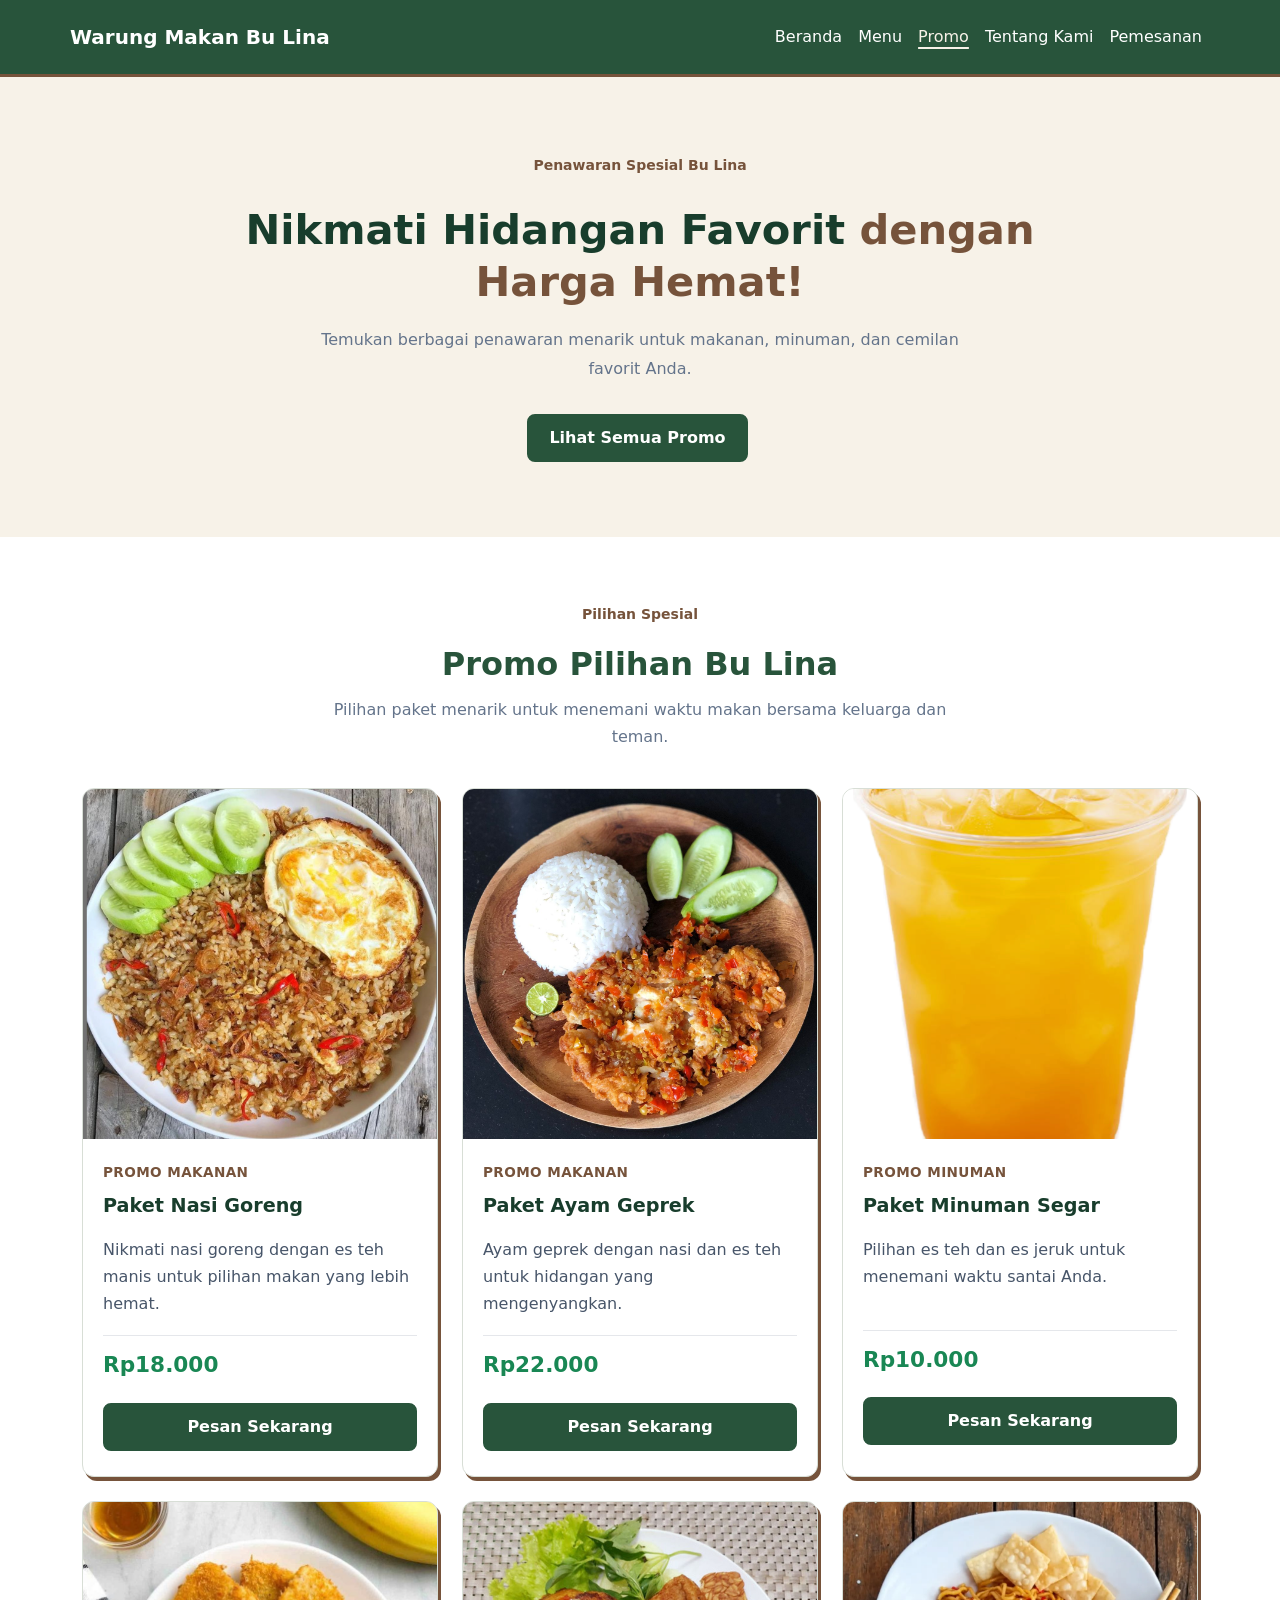
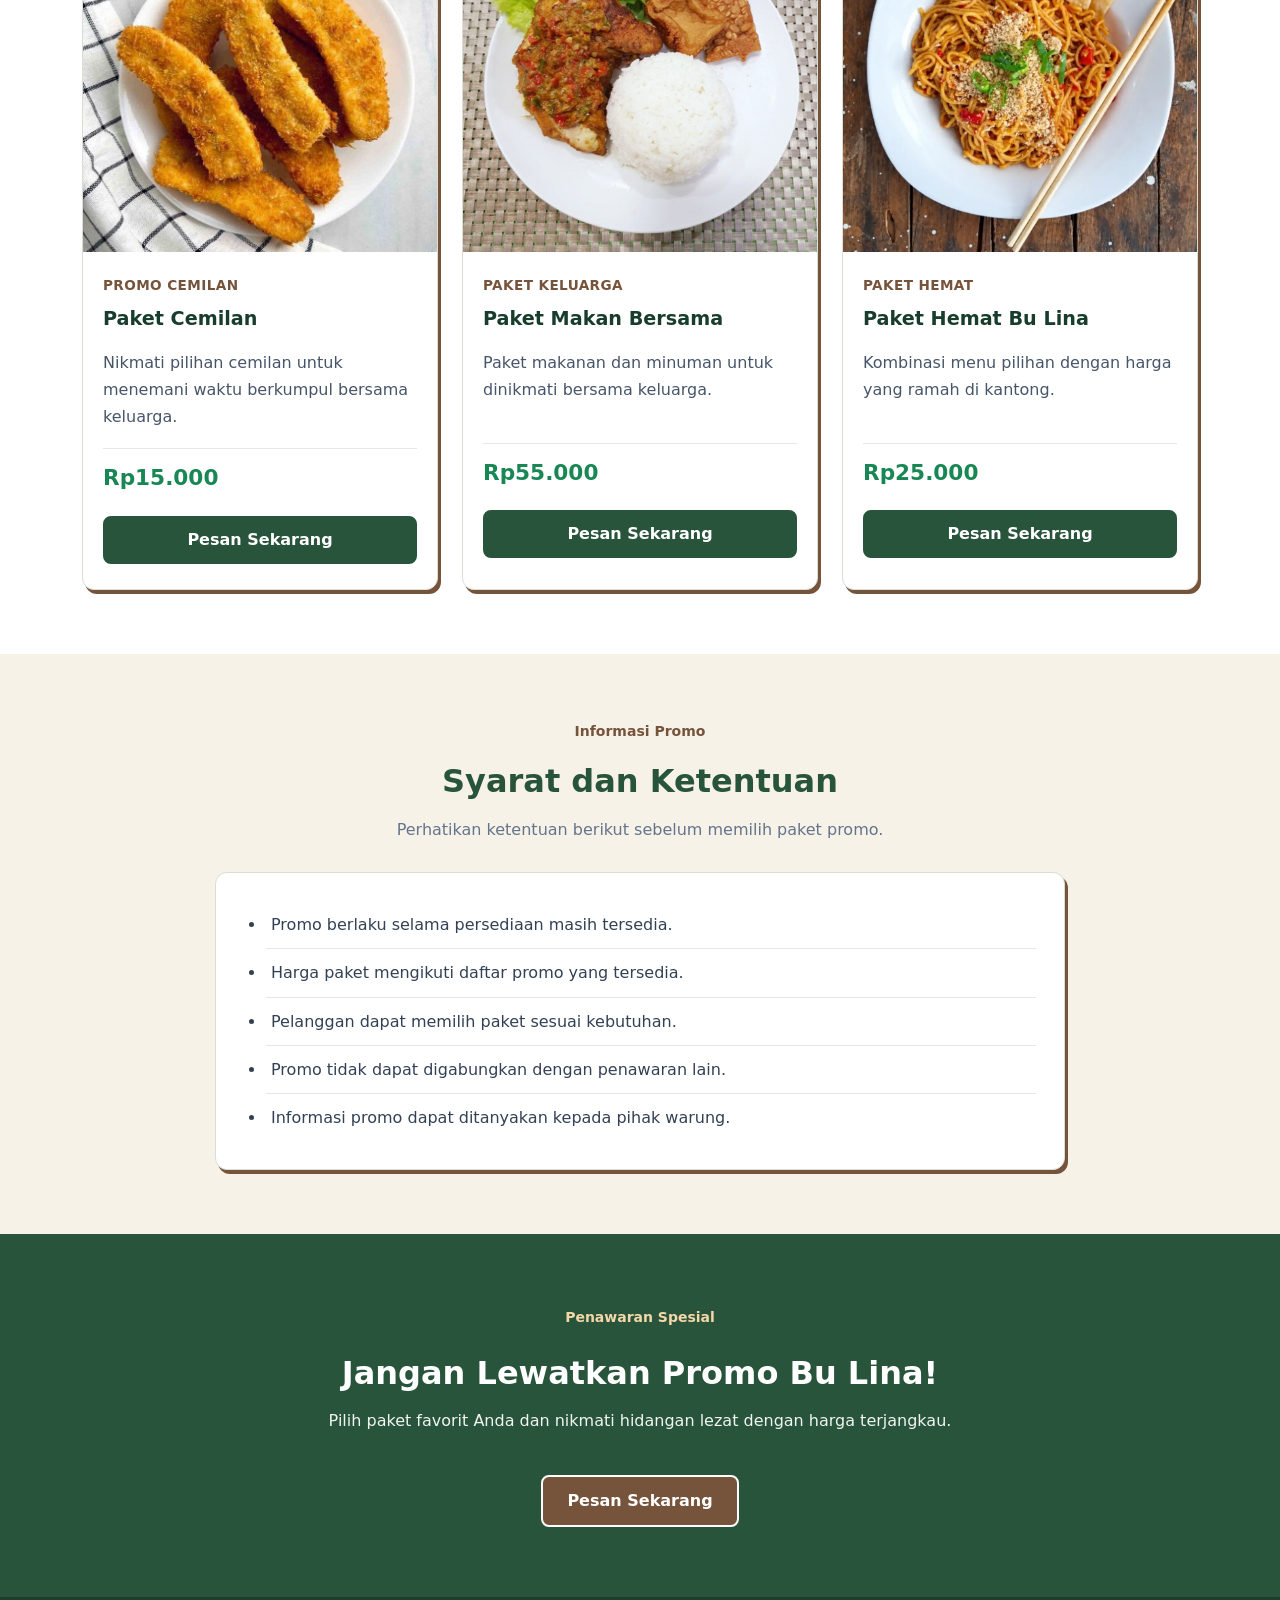
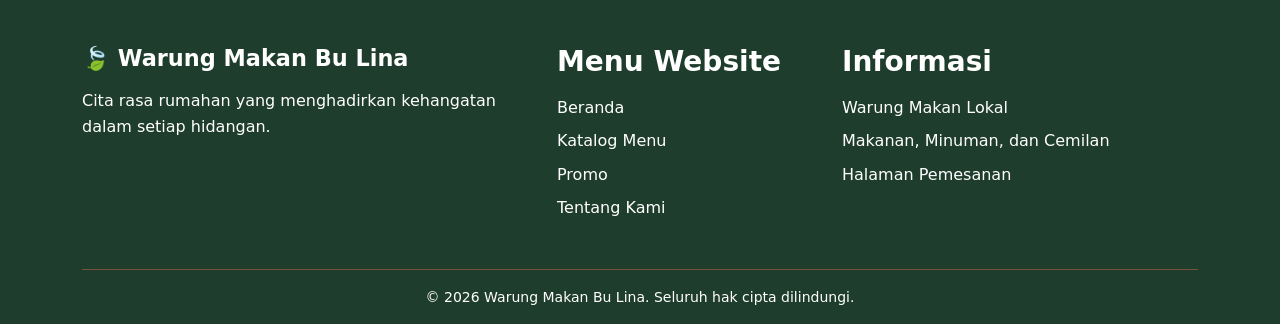
<file: promo.html>
<!DOCTYPE html>
<html lang="id">

<head>
    <meta charset="UTF-8">
    <meta name="viewport" content="width=device-width, initial-scale=1.0">

    <meta name="description" content="Nikmati promo makanan, minuman, dan paket hemat keluarga di Warung Makan Bu Lina dengan harga terjangkau.">

    <title>Promo dan Paket Hemat - Warung Makan Bu Lina</title>

    <link href="https://cdn.jsdelivr.net/npm/bootstrap@5.3.3/dist/css/bootstrap.min.css" rel="stylesheet">

    <link rel="stylesheet" href="css/style.css">
</head>

<body>

    <a href="#konten-utama" class="skip-link">
        Lewati ke konten utama
    </a>


    <header class="site-header">

        <nav class="navbar navbar-expand-lg navbar-dark container"
            aria-label="Menu utama">

            <a class="navbar-brand fw-bold" href="index.html">
                 Warung Makan Bu Lina
            </a>

            <button
                class="navbar-toggler"
                type="button"
                data-bs-toggle="collapse"
                data-bs-target="#navbarMenu"
                aria-controls="navbarMenu"
                aria-expanded="false"
                aria-label="Buka navigasi">

                <span class="navbar-toggler-icon"></span>
            </button>

            <div class="collapse navbar-collapse" id="navbarMenu">

                <ul class="navbar-nav ms-auto">

                    <li class="nav-item">
                        <a class="nav-link" href="index.html">
                            Beranda
                        </a>
                    </li>

                    <li class="nav-item">
                        <a class="nav-link" href="menu.html">
                            Menu
                        </a>
                    </li>

                    <li class="nav-item">
                        <a class="nav-link active"
                            href="promo.html"
                            aria-current="page">
                            Promo
                        </a>
                    </li>

                    <li class="nav-item">
                        <a class="nav-link" href="tentang.html">
                            Tentang Kami
                        </a>
                    </li>

                    <li class="nav-item">
                        <a class="nav-link" href="pemesanan.html">
                            Pemesanan
                        </a>
                    </li>

                </ul>

            </div>

        </nav>

    </header>


    <main id="konten-utama">


        <section class="promo-hero">

            <div class="container text-center">

                <span class="section-label">
                     Penawaran Spesial Bu Lina
                </span>

                <h1>
                    Nikmati Hidangan Favorit
                    <span> dengan Harga Hemat!</span>
                </h1>

                <p>
                    Temukan berbagai penawaran menarik untuk makanan,
                    minuman, dan cemilan favorit Anda.
                </p>

                <a href="#daftar-promo" class="btn btn-primary-custom">
                    Lihat Semua Promo
                </a>

            </div>

        </section>


        <!-- DAFTAR PROMO -->
        <section id="daftar-promo" class="promo-section section-padding">

            <div class="container">

                <div class="section-heading text-center">

                    <span class="section-label">
                        Pilihan Spesial
                    </span>

                    <h2>Promo Pilihan Bu Lina</h2>

                    <p>
                        Pilihan paket menarik untuk menemani
                        waktu makan bersama keluarga dan teman.
                    </p>

                </div>


                <div class="row g-4">


                    <div class="col-md-6 col-lg-4">

                        <article class="promo-card h-100">

                            <img
                                src="img/nasi goreng.png"
                                class="promo-card-image"
                                alt="Paket nasi goreng dengan es teh manis"
                                width="400"
                                height="250"
                                loading="lazy">

                            <div class="promo-card-content">

                                <span class="promo-category">
                                    Promo Makanan
                                </span>

                                <h3>Paket Nasi Goreng</h3>

                                <p>
                                    Nikmati nasi goreng dengan es teh manis
                                    untuk pilihan makan yang lebih hemat.
                                </p>

                                <div class="promo-card-bottom">

                                    <p class="promo-price">
                                        Rp18.000
                                    </p>

                                    <a href="pemesanan.html"
                                        class="btn btn-primary-custom">
                                        Pesan Sekarang
                                    </a>

                                </div>

                            </div>

                        </article>

                    </div>


                    <div class="col-md-6 col-lg-4">

                        <article class="promo-card h-100">

                            <img
                                src="img/ayam geprek.jpg"
                                class="promo-card-image"
                                alt="Paket ayam geprek dengan nasi dan es teh"
                                width="400"
                                height="250"
                                loading="lazy">

                            <div class="promo-card-content">

                                <span class="promo-category">
                                    Promo Makanan
                                </span>

                                <h3>Paket Ayam Geprek</h3>

                                <p>
                                    Ayam geprek dengan nasi dan es teh
                                    untuk hidangan yang mengenyangkan.
                                </p>

                                <div class="promo-card-bottom">

                                    <p class="promo-price">
                                        Rp22.000
                                    </p>

                                    <a href="pemesanan.html"
                                        class="btn btn-primary-custom">
                                        Pesan Sekarang
                                    </a>

                                </div>

                            </div>

                        </article>

                    </div>


                    <div class="col-md-6 col-lg-4">

                        <article class="promo-card h-100">

                            <img
                                src="img/es jeruk.png"
                                class="promo-card-image"
                                alt="Es teh dan es jeruk sebagai minuman segar"
                                width="400"
                                height="250"
                                loading="lazy">

                            <div class="promo-card-content">

                                <span class="promo-category">
                                    Promo Minuman
                                </span>

                                <h3>Paket Minuman Segar</h3>

                                <p>
                                    Pilihan es teh dan es jeruk untuk
                                    menemani waktu santai Anda.
                                </p>

                                <div class="promo-card-bottom">

                                    <p class="promo-price">
                                        Rp10.000
                                    </p>

                                    <a href="pemesanan.html"
                                        class="btn btn-primary-custom">
                                        Pesan Sekarang
                                    </a>

                                </div>

                            </div>

                        </article>

                    </div>


                    <div class="col-md-6 col-lg-4">

                        <article class="promo-card h-100">

                            <img
                                src="img/pisang goreng.jpg"
                                class="promo-card-image"
                                alt="Paket cemilan pisang goreng dan tahu crispy"
                                width="400"
                                height="250"
                                loading="lazy">

                            <div class="promo-card-content">

                                <span class="promo-category">
                                    Promo Cemilan
                                </span>

                                <h3>Paket Cemilan</h3>

                                <p>
                                    Nikmati pilihan cemilan untuk
                                    menemani waktu berkumpul
                                    bersama keluarga.
                                </p>

                                <div class="promo-card-bottom">

                                    <p class="promo-price">
                                        Rp15.000
                                    </p>

                                    <a href="pemesanan.html"
                                        class="btn btn-primary-custom">
                                        Pesan Sekarang
                                    </a>

                                </div>

                            </div>

                        </article>

                    </div>


                    <div class="col-md-6 col-lg-4">

                        <article class="promo-card h-100">

                            <img
                                src="img/ayam penyet.jpg"
                                class="promo-card-image"
                                alt="Paket makanan untuk dinikmati bersama keluarga"
                                width="400"
                                height="250"
                                loading="lazy">

                            <div class="promo-card-content">

                                <span class="promo-category">
                                    Paket Keluarga
                                </span>

                                <h3>Paket Makan Bersama</h3>

                                <p>
                                    Paket makanan dan minuman untuk
                                    dinikmati bersama keluarga.
                                </p>

                                <div class="promo-card-bottom">

                                    <p class="promo-price">
                                        Rp55.000
                                    </p>

                                    <a href="pemesanan.html"
                                        class="btn btn-primary-custom">
                                        Pesan Sekarang
                                    </a>

                                </div>

                            </div>

                        </article>

                    </div>


                    <div class="col-md-6 col-lg-4">

                        <article class="promo-card h-100">

                            <img
                                src="img/mie goreng.jpg"
                                class="promo-card-image"
                                alt="Paket kombinasi makanan dan minuman hemat"
                                width="400"
                                height="250"
                                loading="lazy">

                            <div class="promo-card-content">

                                <span class="promo-category">
                                    Paket Hemat
                                </span>

                                <h3>Paket Hemat Bu Lina</h3>

                                <p>
                                    Kombinasi menu pilihan dengan harga
                                    yang ramah di kantong.
                                </p>

                                <div class="promo-card-bottom">

                                    <p class="promo-price">
                                        Rp25.000
                                    </p>

                                    <a href="pemesanan.html"
                                        class="btn btn-primary-custom">
                                        Pesan Sekarang
                                    </a>

                                </div>

                            </div>

                        </article>

                    </div>

                </div>

            </div>

        </section>


        <!-- SYARAT DAN KETENTUAN -->
        <section class="promo-terms section-padding">

            <div class="container">

                <div class="section-heading text-center">

                    <span class="section-label">
                        Informasi Promo
                    </span>

                    <h2>Syarat dan Ketentuan</h2>

                    <p>
                        Perhatikan ketentuan berikut sebelum
                        memilih paket promo.
                    </p>

                </div>


                <div class="promo-terms-card">

                    <ul class="promo-terms-list">

                        <li>
                            Promo berlaku selama persediaan
                            masih tersedia.
                        </li>

                        <li>
                            Harga paket mengikuti daftar promo
                            yang tersedia.
                        </li>

                        <li>
                            Pelanggan dapat memilih paket
                            sesuai kebutuhan.
                        </li>

                        <li>
                            Promo tidak dapat digabungkan
                            dengan penawaran lain.
                        </li>

                        <li>
                            Informasi promo dapat ditanyakan
                            kepada pihak warung.
                        </li>

                    </ul>

                </div>

            </div>

        </section>


        <!-- CTA PEMESANAN -->
        <section class="promo-order-section">

            <div class="container">

                <div class="cta-content text-center">

                    <span class="section-label">
                        Penawaran Spesial
                    </span>

                    <h2>
                        Jangan Lewatkan Promo Bu Lina!
                    </h2>

                    <p>
                        Pilih paket favorit Anda dan nikmati
                        hidangan lezat dengan harga terjangkau.
                    </p>

                    <a href="pemesanan.html" class="btn btn-cta">
                        Pesan Sekarang
                    </a>

                </div>

            </div>

        </section>

    </main>


    <!-- FOOTER -->
    <footer class="site-footer">

        <div class="container">

            <div class="row g-4">

                <div class="col-md-5">

                    <h2 class="footer-brand">
                        🍃 Warung Makan Bu Lina
                    </h2>

                    <p>
                        Cita rasa rumahan yang menghadirkan
                        kehangatan dalam setiap hidangan.
                    </p>

                </div>


                <div class="col-md-3">

                    <h3>Menu Website</h3>

                    <ul class="footer-links">

                        <li>
                            <a href="index.html">Beranda</a>
                        </li>

                        <li>
                            <a href="menu.html">Katalog Menu</a>
                        </li>

                        <li>
                            <a href="promo.html">Promo</a>
                        </li>

                        <li>
                            <a href="tentang.html">Tentang Kami</a>
                        </li>

                    </ul>

                </div>


                <div class="col-md-4">

                    <h3>Informasi</h3>

                    <ul class="footer-links">

                        <li>Warung Makan Lokal</li>

                        <li>Makanan, Minuman, dan Cemilan</li>

                        <li>
                            <a href="pemesanan.html">
                                Halaman Pemesanan
                            </a>
                        </li>

                    </ul>

                </div>

            </div>


            <div class="footer-bottom">

                <p>
                    &copy; 2026 Warung Makan Bu Lina.
                    Seluruh hak cipta dilindungi.
                </p>

            </div>

        </div>

    </footer>


    <script src="https://cdn.jsdelivr.net/npm/bootstrap@5.3.3/dist/js/bootstrap.bundle.min.js"></script>

</body>
</html>
</file>
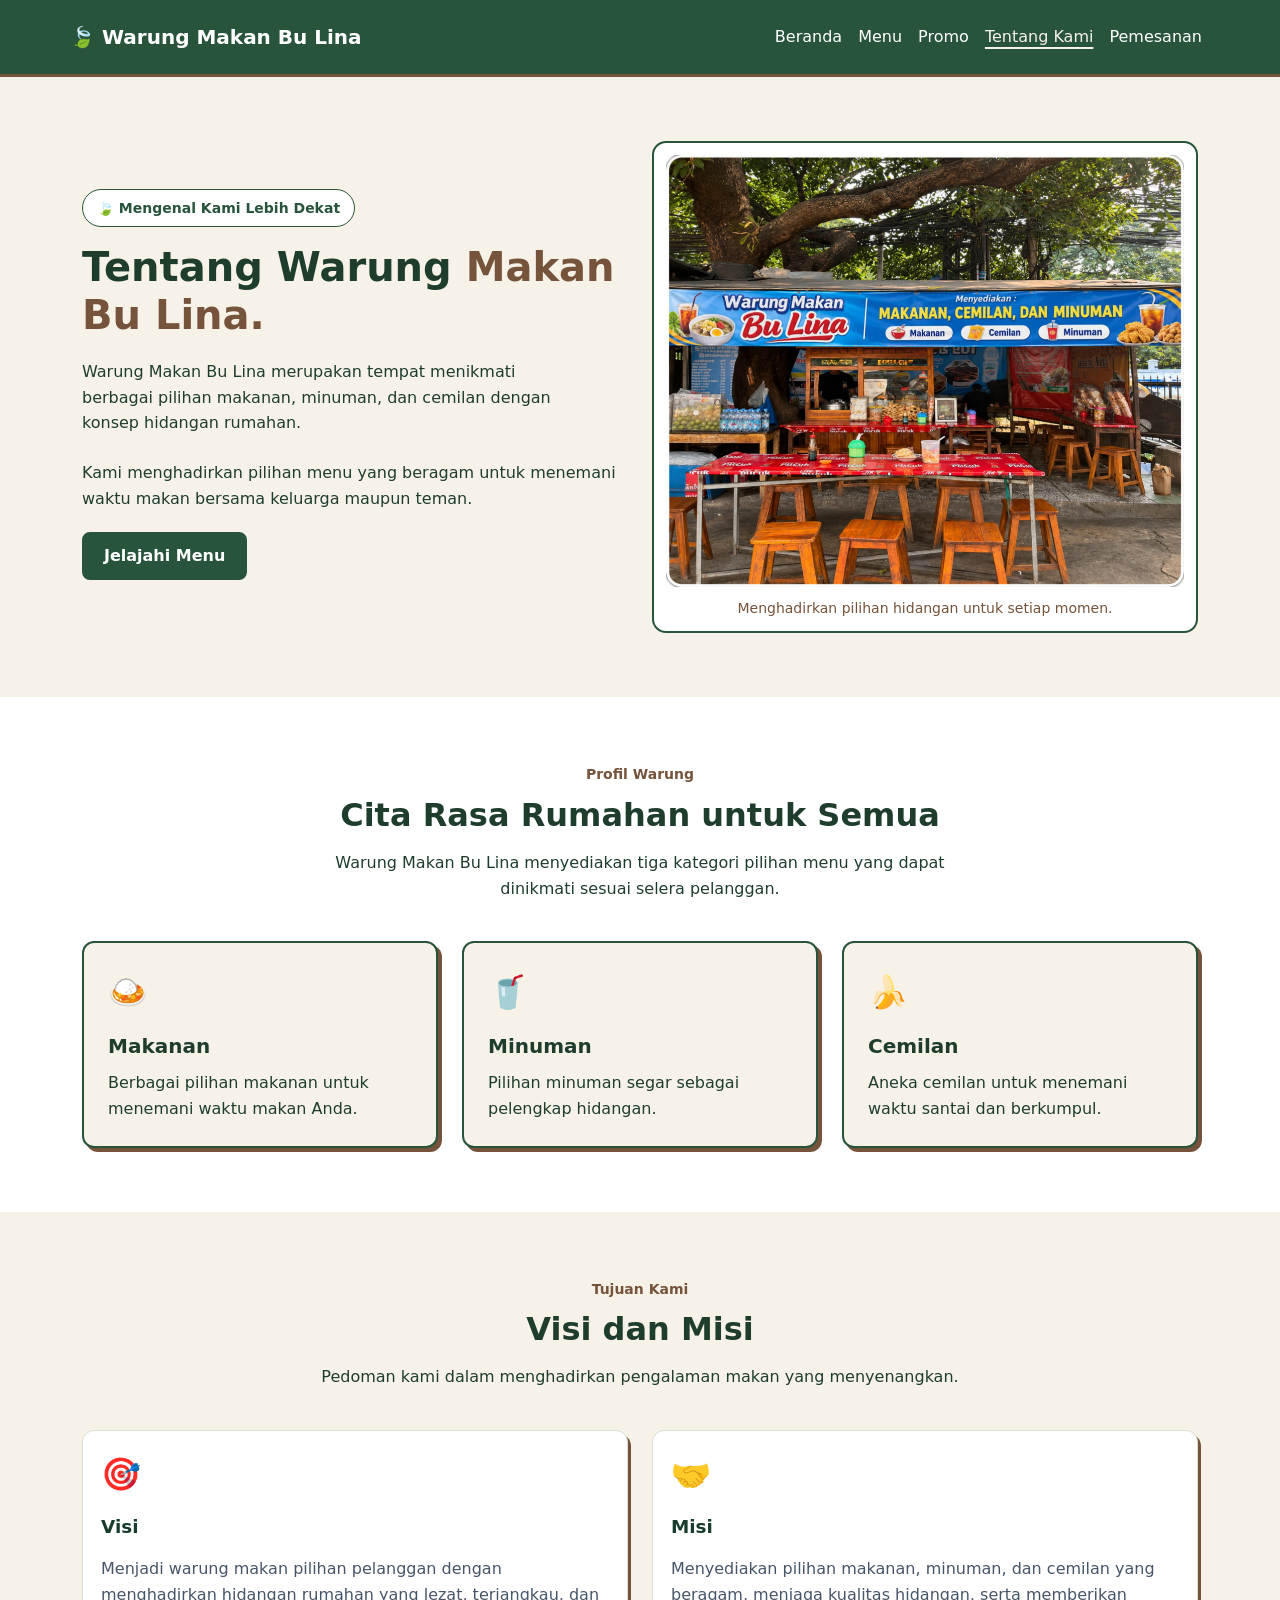
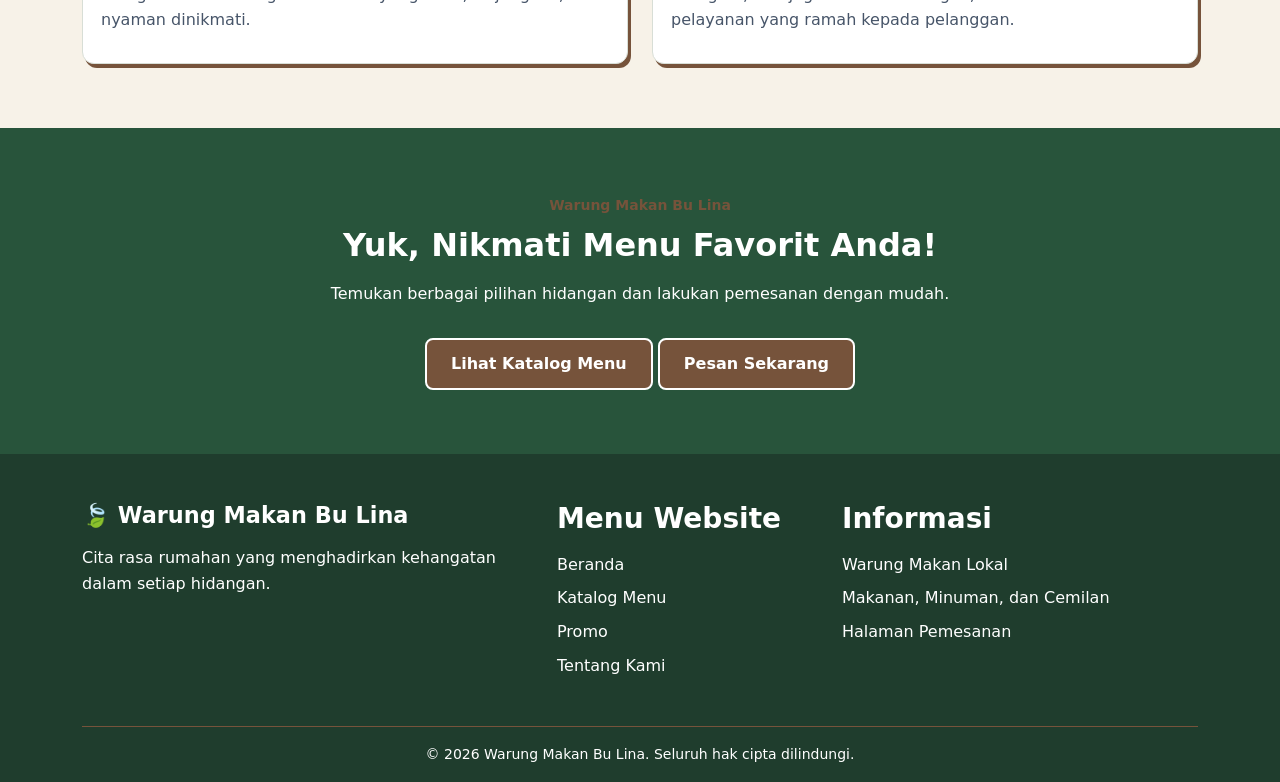
<file: tentang.html>
<!DOCTYPE html>
<html lang="id">

<head>
    <meta charset="UTF-8">
    <meta name="viewport" content="width=device-width, initial-scale=1.0">

    <meta name="description" content="Kenali Warung Makan Bu Lina, tempat menikmati makanan rumahan, minuman segar, dan cemilan dengan suasana nyaman.">

    <title>Tentang Kami - Warung Makan Bu Lina</title>

    
    <link href="https://cdn.jsdelivr.net/npm/bootstrap@5.3.3/dist/css/bootstrap.min.css" rel="stylesheet">

    
    <link rel="stylesheet" href="css/style.css">
</head>

<body>

    
    <a href="#konten-utama" class="skip-link">
        Lewati ke konten utama
    </a>


    
    <header class="site-header">

        <nav class="navbar navbar-expand-lg navbar-dark container"
             aria-label="Menu utama">

            <a class="navbar-brand fw-bold" href="index.html">
                🍃 Warung Makan Bu Lina
            </a>

            <button
                class="navbar-toggler"
                type="button"
                data-bs-toggle="collapse"
                data-bs-target="#navbarMenu"
                aria-controls="navbarMenu"
                aria-expanded="false"
                aria-label="Buka navigasi">

                <span class="navbar-toggler-icon"></span>
            </button>

            <div class="collapse navbar-collapse" id="navbarMenu">

                <ul class="navbar-nav ms-auto">

                    <li class="nav-item">
                        <a class="nav-link" href="index.html">
                            Beranda
                        </a>
                    </li>

                    <li class="nav-item">
                        <a class="nav-link" href="menu.html">
                            Menu
                        </a>
                    </li>

                    <li class="nav-item">
                        <a class="nav-link" href="promo.html">
                            Promo
                        </a>
                    </li>

                    <li class="nav-item">
                        <a class="nav-link active"
                           href="tentang.html"
                           aria-current="page">
                            Tentang Kami
                        </a>
                    </li>

                    <li class="nav-item">
                        <a class="nav-link" href="pemesanan.html">
                            Pemesanan
                        </a>
                    </li>

                </ul>

            </div>

        </nav>

    </header>


    
    <main id="konten-utama">

        
        <section class="hero-section">

            <div class="container">

                <div class="row align-items-center g-4">

                    <div class="col-lg-6">

                        <span class="hero-label">
                            🍃 Mengenal Kami Lebih Dekat
                        </span>

                        <h1 class="hero-title">
                            Tentang Warung
                            <span>Makan Bu Lina.</span>
                        </h1>

                        <p class="hero-description">
                            Warung Makan Bu Lina merupakan tempat
                            menikmati berbagai pilihan makanan,
                            minuman, dan cemilan dengan konsep
                            hidangan rumahan.
                        </p>

                        <p>
                            Kami menghadirkan pilihan menu yang
                            beragam untuk menemani waktu makan
                            bersama keluarga maupun teman.
                        </p>

                        <a href="menu.html"
                           class="btn btn-primary-custom">
                            Jelajahi Menu
                        </a>

                    </div>


                    <div class="col-lg-6">

                        <figure class="hero-image-wrapper">

                            <img
                                src="img/SUASANA WARUNG BU LINA.png"
                                class="hero-image img-fluid"
                                alt="Suasana dan hidangan Warung Makan Bu Lina"
                                width="650"
                                height="500">

                            <figcaption class="hero-caption">
                                Menghadirkan pilihan hidangan
                                untuk setiap momen.
                            </figcaption>

                        </figure>

                    </div>

                </div>

            </div>

        </section>


        <section class="section-padding advantages-section">

            <div class="container">

                <div class="section-heading text-center">

                    <span class="section-label">
                        Profil Warung
                    </span>

                    <h2>Cita Rasa Rumahan untuk Semua</h2>

                    <p>
                        Warung Makan Bu Lina menyediakan tiga
                        kategori pilihan menu yang dapat dinikmati
                        sesuai selera pelanggan.
                    </p>

                </div>


                <div class="row g-4">

                    <div class="col-md-4">

                        <article class="advantage-card">

                            <div class="advantage-icon">
                                🍛
                            </div>

                            <h3>Makanan</h3>

                            <p>
                                Berbagai pilihan makanan untuk
                                menemani waktu makan Anda.
                            </p>

                        </article>

                    </div>


                    <div class="col-md-4">

                        <article class="advantage-card">

                            <div class="advantage-icon">
                                🥤
                            </div>

                            <h3>Minuman</h3>

                            <p>
                                Pilihan minuman segar sebagai
                                pelengkap hidangan.
                            </p>

                        </article>

                    </div>


                    <div class="col-md-4">

                        <article class="advantage-card">

                            <div class="advantage-icon">
                                🍌
                            </div>

                            <h3>Cemilan</h3>

                            <p>
                                Aneka cemilan untuk menemani
                                waktu santai dan berkumpul.
                            </p>

                        </article>

                    </div>

                </div>

            </div>

        </section>


       
        <section class="featured-section section-padding">

            <div class="container">

                <div class="section-heading text-center">

                    <span class="section-label">
                        Tujuan Kami
                    </span>

                    <h2>Visi dan Misi</h2>

                    <p>
                        Pedoman kami dalam menghadirkan
                        pengalaman makan yang menyenangkan.
                    </p>

                </div>


                <div class="row g-4">

                    <div class="col-md-6">

                        <article class="menu-card">

                            <div class="menu-card-content">

                                <div class="advantage-icon">
                                    🎯
                                </div>

                                <h3>Visi</h3>

                                <p>
                                    Menjadi warung makan pilihan
                                    pelanggan dengan menghadirkan
                                    hidangan rumahan yang lezat,
                                    terjangkau, dan nyaman dinikmati.
                                </p>

                            </div>

                        </article>

                    </div>


                    <div class="col-md-6">

                        <article class="menu-card">

                            <div class="menu-card-content">

                                <div class="advantage-icon">
                                    🤝
                                </div>

                                <h3>Misi</h3>

                                <p>
                                    Menyediakan pilihan makanan,
                                    minuman, dan cemilan yang beragam,
                                    menjaga kualitas hidangan,
                                    serta memberikan pelayanan
                                    yang ramah kepada pelanggan.
                                </p>

                            </div>

                        </article>

                    </div>

                </div>

            </div>

        </section>


   
        <section class="cta-section">

            <div class="container">

                <div class="cta-content text-center">

                    <span class="section-label">
                        Warung Makan Bu Lina
                    </span>

                    <h2>Yuk, Nikmati Menu Favorit Anda!</h2>

                    <p>
                        Temukan berbagai pilihan hidangan
                        dan lakukan pemesanan dengan mudah.
                    </p>

                    <a href="menu.html" class="btn btn-cta">
                        Lihat Katalog Menu
                    </a>

                    <a href="pemesanan.html" class="btn btn-cta">
                        Pesan Sekarang
                    </a>

                </div>

            </div>

        </section>

    </main>


  
    <footer class="site-footer">

        <div class="container">

            <div class="row g-4">

                <div class="col-md-5">

                    <h2 class="footer-brand">
                        🍃 Warung Makan Bu Lina
                    </h2>

                    <p>
                        Cita rasa rumahan yang menghadirkan
                        kehangatan dalam setiap hidangan.
                    </p>

                </div>


                <div class="col-md-3">

                    <h3>Menu Website</h3>

                    <ul class="footer-links">

                        <li><a href="index.html">Beranda</a></li>

                        <li><a href="menu.html">Katalog Menu</a></li>

                        <li><a href="promo.html">Promo</a></li>

                        <li><a href="tentang.html">Tentang Kami</a></li>

                    </ul>

                </div>


                <div class="col-md-4">

                    <h3>Informasi</h3>

                    <ul class="footer-links">

                        <li>Warung Makan Lokal</li>

                        <li>Makanan, Minuman, dan Cemilan</li>

                        <li>
                            <a href="pemesanan.html">
                                Halaman Pemesanan
                            </a>
                        </li>

                    </ul>

                </div>

            </div>


            <div class="footer-bottom">

                <p>
                    &copy; 2026 Warung Makan Bu Lina.
                    Seluruh hak cipta dilindungi.
                </p>

            </div>

        </div>

    </footer>


    
    <script src="https://cdn.jsdelivr.net/npm/bootstrap@5.3.3/dist/js/bootstrap.bundle.min.js"></script>

</body>
</html>
</file>
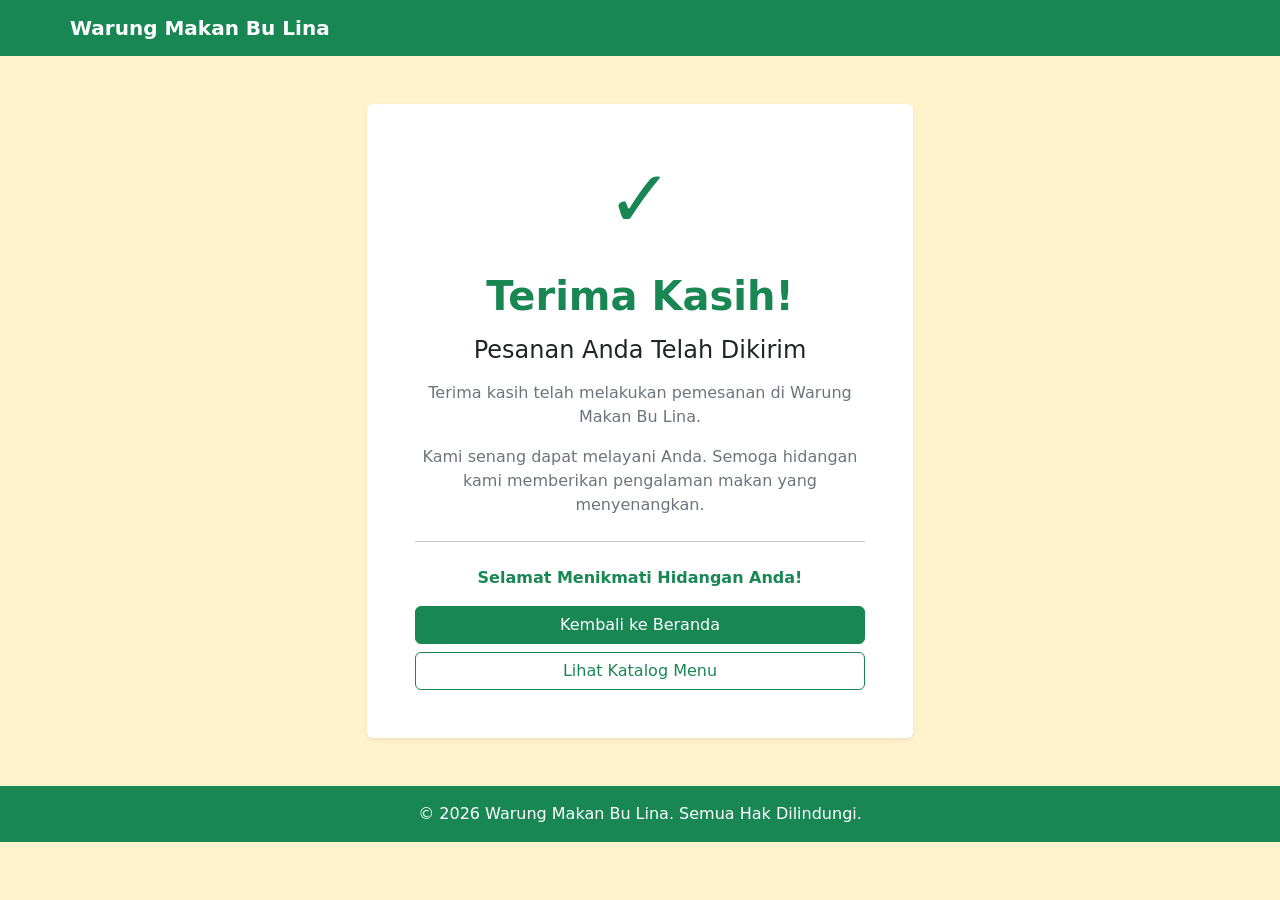
<file: terimakasih.html>
<!DOCTYPE html>
<html lang="id">
<head>
    <meta charset="UTF-8">
    <meta name="viewport" content="width=device-width, initial-scale=1.0">

    <meta name="description" content="Terima kasih telah melakukan pemesanan di Warung Makan Bu Lina.">

    <title>Terima Kasih - Warung Makan Bu Lina</title>

    <link href="https://cdn.jsdelivr.net/npm/bootstrap@5.3.3/dist/css/bootstrap.min.css" rel="stylesheet">
</head>

<body class="bg-warning-subtle">

    <header class="bg-success text-white">
        <nav class="navbar navbar-dark container">

            <a class="navbar-brand fw-bold" href="index.html">
                Warung Makan Bu Lina
            </a>

        </nav>
    </header>


    <main class="container py-5">

        <section class="row justify-content-center">

            <div class="col-md-8 col-lg-6">

                <div class="card border-0 shadow-sm text-center">

                    <div class="card-body p-4 p-md-5">

                        <div class="mb-4">
                            <span class="display-1 text-success">
                                ✓
                            </span>
                        </div>

                        <h1 class="text-success fw-bold mb-3">
                            Terima Kasih!
                        </h1>

                        <h2 class="h4 mb-3">
                            Pesanan Anda Telah Dikirim
                        </h2>

                        <p class="text-secondary">
                            Terima kasih telah melakukan pemesanan
                            di Warung Makan Bu Lina.
                        </p>

                        <p class="text-secondary">
                            Kami senang dapat melayani Anda.
                            Semoga hidangan kami memberikan
                            pengalaman makan yang menyenangkan.
                        </p>

                        <hr class="my-4">

                        <p class="fw-semibold text-success">
                            Selamat Menikmati Hidangan Anda!
                        </p>

                        <div class="d-grid gap-2">

                            <a href="index.html"
                                class="btn btn-success">
                                Kembali ke Beranda
                            </a>

                            <a href="menu.html"
                                class="btn btn-outline-success">
                                Lihat Katalog Menu
                            </a>

                        </div>

                    </div>

                </div>

            </div>

        </section>

    </main>


    <footer class="bg-success text-white text-center py-3">

        <p class="mb-0">
            &copy; 2026 Warung Makan Bu Lina.
            Semua Hak Dilindungi.
        </p>

    </footer>

</body>
</html>
</file>
<file: css/style.css>
*, 
*::before, 
*::after {
    box-sizing: border-box;
}

html {
    font-size: 100%;
}

body {
    margin: 0;
    font-family: "Inter", system-ui, sans-serif;
    font-size: 1rem;
    line-height: 1.6;
    color: #1F3D2D;
    background-color: #F7F2E8;
}

img {
    max-width: 100%;
    height: auto;
}

a {
    color: #28543B;
}

h1, h2, h3, h4 {
    color: #1F3D2D;
    font-weight: 700;
    line-height: 1.2;
}

p {
    margin-bottom: 1rem;
}


.skip-link {
    position: absolute;
    top: -100px;
    left: 16px;
    padding: 10px 16px;
    color: #FFFFFF;
    background-color: #1F3D2D;
    border-radius: 6px;
    z-index: 1000;
}

.skip-link:focus-visible {
    top: 10px;
}



.site-header {
    background-color: #28543B;
    border-bottom: 3px solid #76533B;
}

.site-header .navbar {
    padding: 1rem 0;
}

.navbar-brand {
    color: #FFFFFF;
    font-size: 1.25rem;
    font-weight: 700;
}

.navbar-brand:hover {
    color: #F7F2E8;
}

.brand-icon {
    margin-right: 6px;
}

.site-header .nav-link {
    color: #FFFFFF;
    font-weight: 500;
    padding: 8px 12px;
}

.site-header .nav-link:hover,
.site-header .nav-link.active {
    color: #F7F2E8;
    text-decoration: underline;
    text-decoration-thickness: 2px;
    text-underline-offset: 5px;
}

.btn-order {
    display: inline-block;
    padding: 9px 18px;
    color: #FFFFFF;
    background-color: #76533B;
    border: 2px solid #FFFFFF;
    border-radius: 8px;
    text-decoration: none;
    font-weight: 600;
}

.btn-order:hover {
    color: #FFFFFF;
    background-color: #1F3D2D;
}


/* 4. HERO SECTION */

.hero-section {
    padding: 4rem 0;
    background-color: #F7F2E8;
}

.hero-label {
    display: inline-block;
    margin-bottom: 1rem;
    padding: 7px 14px;
    color: #28543B;
    background-color: #FFFFFF;
    border: 1px solid #28543B;
    border-radius: 20px;
    font-size: 0.875rem;
    font-weight: 600;
}

.hero-title {
    margin-bottom: 1.25rem;
    font-size: 2.5rem;
}

.hero-title span {
    color: #76533B;
}

.hero-description {
    max-width: 50ch;
    margin-bottom: 1.5rem;
    color: #1F3D2D;
}

.hero-actions {
    margin-bottom: 2rem;
}

.btn-primary-custom,
.btn-outline-custom {
    display: inline-block;
    margin: 5px 5px 5px 0;
    padding: 10px 20px;
    border: 2px solid #28543B;
    border-radius: 8px;
    font-weight: 600;
    text-decoration: none;
}

.btn-primary-custom {
    color: #FFFFFF;
    background-color: #28543B;
}

.btn-primary-custom:hover {
    color: #FFFFFF;
    background-color: #1F3D2D;
}

.btn-outline-custom {
    color: #28543B;
    background-color: #FFFFFF;
}

.btn-outline-custom:hover {
    color: #FFFFFF;
    background-color: #28543B;
}

.hero-info {
    padding-top: 1rem;
    border-top: 1px solid #76533B;
}

.hero-info div {
    display: inline-block;
    margin: 10px 18px 0 0;
    vertical-align: top;
}

.hero-info strong,
.hero-info span {
    display: block;
}

.hero-info strong {
    font-size: 1.1rem;
}

.hero-info span {
    font-size: 0.875rem;
}

.hero-image-wrapper {
    margin: 0;
    padding: 12px;
    background-color: #FFFFFF;
    border: 2px solid #28543B;
    border-radius: 14px;
}

.hero-image {
    display: block;
    width: 100%;
    border-radius: 8px;
    object-fit: cover;
}

.hero-caption {
    padding-top: 10px;
    color: #76533B;
    font-size: 0.875rem;
    text-align: center;
}


.section-padding {
    padding: 4rem 0;
}

.section-heading {
    max-width: 65ch;
    margin: 0 auto 2.5rem;
}

.section-heading h2 {
    margin-bottom: 1rem;
    font-size: 2rem;
}

.section-heading p {
    color: #1F3D2D;
}

.section-label {
    display: inline-block;
    margin-bottom: 10px;
    color: #76533B;
    font-size: 0.875rem;
    font-weight: 700;
}



.advantages-section {
    background-color: #FFFFFF;
}

.advantage-card {
    height: 100%;
    padding: 1.5rem;
    background-color: #F7F2E8;
    border: 2px solid #28543B;
    border-radius: 12px;
    box-shadow: 4px 4px 0 #76533B;
}

.advantage-icon {
    margin-bottom: 1rem;
    font-size: 2rem;
}

.advantage-card h3 {
    margin-bottom: 0.75rem;
    font-size: 1.25rem;
}

.advantage-card p {
    margin-bottom: 0;
}




.featured-section {
    background-color: #F7F2E8;
}

.menu-card {
    height: 100%;
    overflow: hidden;
    background-color: #FFFFFF;
    border: 2px solid #28543B;
    border-radius: 12px;
    box-shadow: 4px 4px 0 #76533B;
}

.menu-card-image {
    display: block;
    width: 100%;
    height: 200px;
    object-fit: cover;
    object-position: center;
}

.menu-card-content {
    min-height: 225px;
    padding: 1.25rem;
}

.menu-category {
    display: block;
    margin-bottom: 8px;
    color: #76533B;
    font-size: 0.875rem;
    font-weight: 700;
}

.menu-card-content h3 {
    min-height: 30px;
    margin-bottom: 0.75rem;
    font-size: 1.25rem;
}

.menu-card-content p {
    min-height: 4.8rem;
    margin-bottom: 1rem;
    line-height: 1.6;
}

.menu-link {
    display: inline-block;
    color: #28543B;
    font-weight: 700;
    text-decoration: underline;
}

.menu-link:hover {
    color: #76533B;
}




.testimonial-section {
    background-color: #FFFFFF;
}

.testimonial-card {
    height: 100%;
    padding: 1.5rem;
    background-color: #F7F2E8;
    border: 2px solid #28543B;
    border-radius: 12px;
}

.testimonial-stars {
    margin-bottom: 1rem;
    color: #76533B;
    font-size: 1.25rem;
    letter-spacing: 2px;
}

.testimonial-card blockquote {
    margin-bottom: 1rem;
    font-style: italic;
}

.testimonial-author {
    margin-bottom: 0;
    font-weight: 700;
}



.cta-section {
    padding: 4rem 0;
    color: #FFFFFF;
    background-color: #28543B;
}

.cta-content h2 {
    margin-bottom: 1rem;
    color: #FFFFFF;
    font-size: 2rem;
}

.cta-content p {
    color: #FFFFFF;
}

.btn-cta {
    display: inline-block;
    margin-top: 1rem;
    padding: 12px 24px;
    color: #FFFFFF;
    background-color: #76533B;
    border: 2px solid #FFFFFF;
    border-radius: 8px;
    font-weight: 700;
    text-decoration: none;
}

.btn-cta:hover {
    color: #FFFFFF;
    background-color: #1F3D2D;
}



.site-footer {
    padding: 3rem 0 1rem;
    color: #FFFFFF;
    background-color: #1F3D2D;
}

.site-footer h2,
.site-footer h3 {
    margin-bottom: 1rem;
    color: #FFFFFF;
}

.footer-brand {
    font-size: 1.4rem;
}

.site-footer p {
    color: #FFFFFF;
}

.footer-links {
    padding-left: 0;
    list-style: none;
}

.footer-links li {
    margin-bottom: 8px;
}

.footer-links a {
    color: #FFFFFF;
    text-decoration: none;
}

.footer-links a:hover {
    text-decoration: underline;
}

.footer-bottom {
    margin-top: 2rem;
    padding-top: 1rem;
    border-top: 1px solid #76533B;
    text-align: center;
}

.footer-bottom p {
    margin-bottom: 0;
    font-size: 0.875rem;
}



a:focus-visible,
button:focus-visible,
input:focus-visible,
select:focus-visible,
textarea:focus-visible {
    outline: 3px solid #76533B;
    outline-offset: 3px;
}



input,
select,
textarea,
button {
    font: inherit;
}

input[type="text"],
input[type="email"],
input[type="number"],
input[type="tel"],
select,
textarea {
    width: 100%;
    padding: 10px 12px;
    color: #1F3D2D;
    background-color: #FFFFFF;
    border: 2px solid #28543B;
    border-radius: 8px;
}

label {
    display: block;
    margin-bottom: 6px;
    font-weight: 600;
}

input:invalid:not(:placeholder-shown) {
    border-color: #76533B;
}







/* =========================================
    HALAMAN KATALOG MENU
========================================= */

.menu-page-hero {
    padding: 65px 0 55px;
    background-color: #FFF3CD;
    text-align: center;
}

.menu-page-hero h1 {
    margin-top: 15px;
    margin-bottom: 12px;
    color: #28543B;
    font-size: 2.5rem;
    font-weight: 800;
}

.menu-page-hero p {
    margin-bottom: 25px;
    color: #64748B;
    line-height: 1.7;
}

.menu-category-nav {
    margin-top: 25px;
    margin-bottom: 0;
}

.menu-category-nav li {
    margin-bottom: 8px;
}

.menu-category-nav .btn {
    margin: 3px;
}


.menu-category-section {
    background-color: #FFFFFF;
}

.menu-section-cream {
    background-color: #F7F2E8;
}

.menu-category-section .section-heading {
    margin-bottom: 30px;
}

.menu-category-section .section-heading h2 {
    color: #28543B;
    font-size: 2rem;
    font-weight: 800;
    margin-top: 8px;
    margin-bottom: 10px;
}

.menu-category-section .section-heading p {
    color: #64748B;
    line-height: 1.7;
}


.menu-card {
    height: 100%;
    overflow: hidden;
    background-color: #FFFFFF;
    border: 1px solid #D8DED6;
    border-radius: 12px;
    box-shadow: 3px 4px 0 #76533B;
    transition: box-shadow 0.2s ease;
}

.menu-card:hover {
    box-shadow: 5px 6px 0 #76533B;
}


.menu-card-image {
    display: block;
    width: 100%;
    height: 400px;
    object-fit: cover;
    object-position: center;
    background-color: #F7F2E8;
}


.menu-card-content {
    min-height: 205px;
    padding: 18px;
}

.menu-card-content .menu-category {
    display: inline-block;
    margin-bottom: 9px;
    color: #76533B;
    font-size: 0.85rem;
    font-weight: 700;
}

.menu-card-content h3 {
    min-height: 30px;
    margin-bottom: 10px;
    color: #183D2C;
    font-size: 1.15rem;
    font-weight: 700;
}

.menu-card-content p:not(.menu-price) {
    min-height: 48px;
    margin-bottom: 12px;
    color: #475569;
    line-height: 1.6;
}

.menu-price {
    margin-bottom: 0;
    color: #198754;
    font-size: 1rem;
    font-weight: 800;
}


.menu-price-section {
    background-color: #F7F2E8;
}

.menu-price-section .section-heading {
    margin-bottom: 30px;
}

.menu-price-section .section-heading h2 {
    color: #28543B;
    font-size: 2rem;
    font-weight: 800;
}

.menu-price-section .section-heading p {
    color: #64748B;
}

.menu-table-wrapper {
    overflow: hidden;
    background-color: #FFFFFF;
    border: 1px solid #D8DED6;
    border-radius: 12px;
    box-shadow: 3px 4px 0 #76533B;
}

.menu-price-table {
    margin-bottom: 0;
}

.menu-price-table thead th {
    padding: 15px;
    background-color: #28543B;
    color: #FFFFFF;
    font-weight: 700;
    white-space: nowrap;
}

.menu-price-table tbody td,
.menu-price-table tbody th {
    padding: 13px 15px;
    color: #334155;
    vertical-align: middle;
}

.menu-price-table tbody tr:hover {
    background-color: #F7F2E8;
}

.menu-price-table caption {
    padding: 12px 15px;
    color: #64748B;
}



.menu-order-section {
    padding: 65px 0;
    background-color: #28543B;
}

.menu-order-section .section-label {
    color: #F6D8A8;
}

.menu-order-section h2 {
    margin: 15px 0;
    color: #FFFFFF;
    font-size: 2rem;
    font-weight: 800;
}

.menu-order-section p {
    margin-bottom: 25px;
    color: #F1F5F0;
    line-height: 1.7;
}


/* RESPONSIVE */

@media (max-width: 767px) {

    .menu-page-hero {
        padding: 45px 0;
    }

    .menu-page-hero h1 {
        font-size: 1.9rem;
    }

    .menu-category-section .section-heading h2,
    .menu-price-section .section-heading h2 {
        font-size: 1.7rem;
    }

    .menu-card-image {
        height: 210px;
    }

    .menu-card-content {
        min-height: auto;
    }

    .menu-card-content p:not(.menu-price) {
        min-height: auto;
    }

    .menu-order-section h2 {
        font-size: 1.6rem;
    }

}







/* =========================================
    HALAMAN PROMO
========================================= */

.promo-hero {
    padding: 75px 0 70px;
    background-color: #F7F2E8;
}

.promo-hero h1 {
    max-width: 800px;
    margin: 18px auto;
    color: #183D2C;
    font-size: 2.6rem;
    font-weight: 800;
    line-height: 1.25;
}

.promo-hero h1 span {
    color: #76533B;
}

.promo-hero p {
    max-width: 650px;
    margin: 0 auto 25px;
    color: #64748B;
    line-height: 1.8;
}


.promo-section {
    background-color: #FFFFFF;
}

.promo-section .section-heading {
    margin-bottom: 38px;
}

.promo-section .section-heading h2 {
    margin-top: 10px;
    margin-bottom: 12px;
    color: #28543B;
    font-size: 2rem;
    font-weight: 800;
}

.promo-section .section-heading p {
    color: #64748B;
    line-height: 1.7;
}


.promo-card {
    height: 100%;
    overflow: hidden;
    background-color: #FFFFFF;
    border: 1px solid #D8DED6;
    border-radius: 12px;
    box-shadow: 3px 4px 0 #76533B;
    transition: box-shadow 0.2s ease;
}

.promo-card:hover {
    box-shadow: 5px 6px 0 #76533B;
}


.promo-card-image {
    display: block;
    width: 100%;
    height: 350px;
    object-fit: cover;
    object-position: center;
    background-color: #F7F2E8;
}


.promo-card-content {
    min-height: 260px;
    padding: 20px;
}

.promo-category {
    display: inline-block;
    margin-bottom: 10px;
    color: #76533B;
    font-size: 0.85rem;
    font-weight: 800;
    text-transform: uppercase;
    letter-spacing: 0.4px;
}

.promo-card-content h3 {
    min-height: 30px;
    margin-bottom: 12px;
    color: #183D2C;
    font-size: 1.2rem;
    font-weight: 800;
}

.promo-card-content > p:not(.promo-price) {
    min-height: 76px;
    margin-bottom: 18px;
    color: #475569;
    line-height: 1.7;
}


.promo-card-bottom {
    padding-top: 12px;
    border-top: 1px solid #E5E7EB;
}

.promo-price {
    margin-bottom: 15px;
    color: #198754;
    font-size: 1.35rem;
    font-weight: 800;
}

.promo-card-bottom .btn {
    width: 100%;
}


.promo-terms {
    background-color: #F7F2E8;
}

.promo-terms .section-heading {
    margin-bottom: 30px;
}

.promo-terms .section-heading h2 {
    margin-top: 10px;
    color: #28543B;
    font-size: 2rem;
    font-weight: 800;
}

.promo-terms .section-heading p {
    color: #64748B;
}

.promo-terms-card {
    max-width: 850px;
    margin: 0 auto;
    padding: 28px;
    background-color: #FFFFFF;
    border: 1px solid #D8DED6;
    border-radius: 12px;
    box-shadow: 3px 4px 0 #76533B;
}

.promo-terms-list {
    margin: 0;
    padding-left: 22px;
    color: #334155;
}

.promo-terms-list li {
    padding: 10px 5px;
    line-height: 1.7;
    border-bottom: 1px solid #E5E7EB;
}

.promo-terms-list li:last-child {
    border-bottom: none;
}


.promo-order-section {
    padding: 70px 0;
    background-color: #28543B;
}

.promo-order-section .section-label {
    color: #F6D8A8;
}

.promo-order-section h2 {
    margin: 15px 0;
    color: #FFFFFF;
    font-size: 2rem;
    font-weight: 800;
}

.promo-order-section p {
    margin-bottom: 25px;
    color: #F1F5F0;
    line-height: 1.7;
}


/* RESPONSIVE */

@media (max-width: 767px) {

    .promo-hero {
        padding: 50px 0;
    }

    .promo-hero h1 {
        font-size: 1.9rem;
    }

    .promo-section .section-heading h2,
    .promo-terms .section-heading h2 {
        font-size: 1.7rem;
    }

    .promo-card-image {
        height: 220px;
    }

    .promo-card-content {
        min-height: auto;
    }

    .promo-card-content > p:not(.promo-price) {
        min-height: auto;
    }

    .promo-terms-card {
        padding: 20px;
    }

    .promo-order-section h2 {
        font-size: 1.6rem;
    }

}






/* =========================================
    HALAMAN PEMESANAN
========================================= */

.order-hero {
    padding: 60px 0 45px;
    background-color: #F7F2E8;
}

.order-hero h1 {
    margin: 15px 0;
    color: #28543B;
    font-size: 2.5rem;
    font-weight: 800;
}

.order-hero p {
    max-width: 650px;
    margin: 0 auto;
    color: #64748B;
    line-height: 1.8;
}


.order-section {
    padding: 55px 0 70px;
    background-color: #F7F2E8;
}

.order-form-card {
    padding: 35px;
    background-color: #FFFFFF;
    border: 1px solid #D8DED6;
    border-radius: 14px;
    box-shadow: 4px 5px 0 #76533B;
}


.order-form-heading {
    margin-bottom: 28px;
    padding-bottom: 20px;
    border-bottom: 1px solid #E5E7EB;
}

.order-form-heading h2 {
    margin-bottom: 10px;
    color: #28543B;
    font-size: 1.6rem;
    font-weight: 800;
}

.order-form-heading p {
    margin-bottom: 8px;
    color: #64748B;
    line-height: 1.7;
}

.order-form-heading small {
    color: #76533B;
}


.order-fieldset {
    margin-bottom: 28px;
    padding-bottom: 22px;
    border-bottom: 1px solid #E5E7EB;
}

.order-fieldset:last-of-type {
    border-bottom: none;
}

.order-fieldset legend {
    float: none;
    width: auto;
    margin-bottom: 20px;
    color: #28543B;
    font-size: 1.2rem;
    font-weight: 800;
}

.order-fieldset .form-label {
    color: #334155;
    font-weight: 600;
}


.order-form-card .form-control,
.order-form-card .form-select {
    min-height: 45px;
    padding: 10px 13px;
    border: 1px solid #D5DDD6;
    border-radius: 7px;
    color: #334155;
    font-size: 0.95rem;
}

.order-form-card textarea.form-control {
    min-height: 110px;
    resize: vertical;
}

.order-form-card .form-control:focus,
.order-form-card .form-select:focus {
    border-color: #28543B;
    box-shadow: 0 0 0 0.2rem rgba(40, 84, 59, 0.13);
}

.order-form-card .form-text {
    display: block;
    margin-top: 6px;
    color: #64748B;
    font-size: 0.82rem;
}


.order-form-card .form-check {
    margin-bottom: 12px;
}

.order-form-card .form-check-input {
    border-color: #9CA3AF;
}

.order-form-card .form-check-input:checked {
    background-color: #28543B;
    border-color: #28543B;
}

.order-form-card .form-check-input:focus {
    border-color: #28543B;
    box-shadow: 0 0 0 0.2rem rgba(40, 84, 59, 0.15);
}

.order-form-card .form-check-label {
    color: #475569;
}


.order-form-actions {
    display: flex;
    flex-wrap: wrap;
    gap: 12px;
    padding-top: 10px;
}

.order-form-actions .btn {
    min-width: 150px;
    padding: 12px 22px;
    font-weight: 700;
}

.btn-reset-custom {
    background-color: #FFFFFF;
    color: #76533B;
    border: 1px solid #76533B;
    border-radius: 7px;
}

.btn-reset-custom:hover {
    background-color: #76533B;
    color: #FFFFFF;
}


.order-information {
    padding: 65px 0;
    background-color: #FFFFFF;
}

.order-information h2 {
    margin: 15px 0;
    color: #28543B;
    font-size: 2rem;
    font-weight: 800;
}

.order-information p {
    max-width: 600px;
    margin: 0 auto 25px;
    color: #64748B;
    line-height: 1.8;
}


/* RESPONSIVE */

@media (max-width: 767px) {

    .order-hero {
        padding: 45px 0 35px;
    }

    .order-hero h1 {
        font-size: 1.9rem;
    }

    .order-section {
        padding: 35px 0 50px;
    }

    .order-form-card {
        padding: 22px 18px;
    }

    .order-form-heading h2 {
        font-size: 1.35rem;
    }

    .order-fieldset legend {
        font-size: 1.1rem;
    }

    .order-form-actions {
        flex-direction: column;
    }

    .order-form-actions .btn {
        width: 100%;
    }

    .order-information h2 {
        font-size: 1.6rem;
    }

}
</file>
